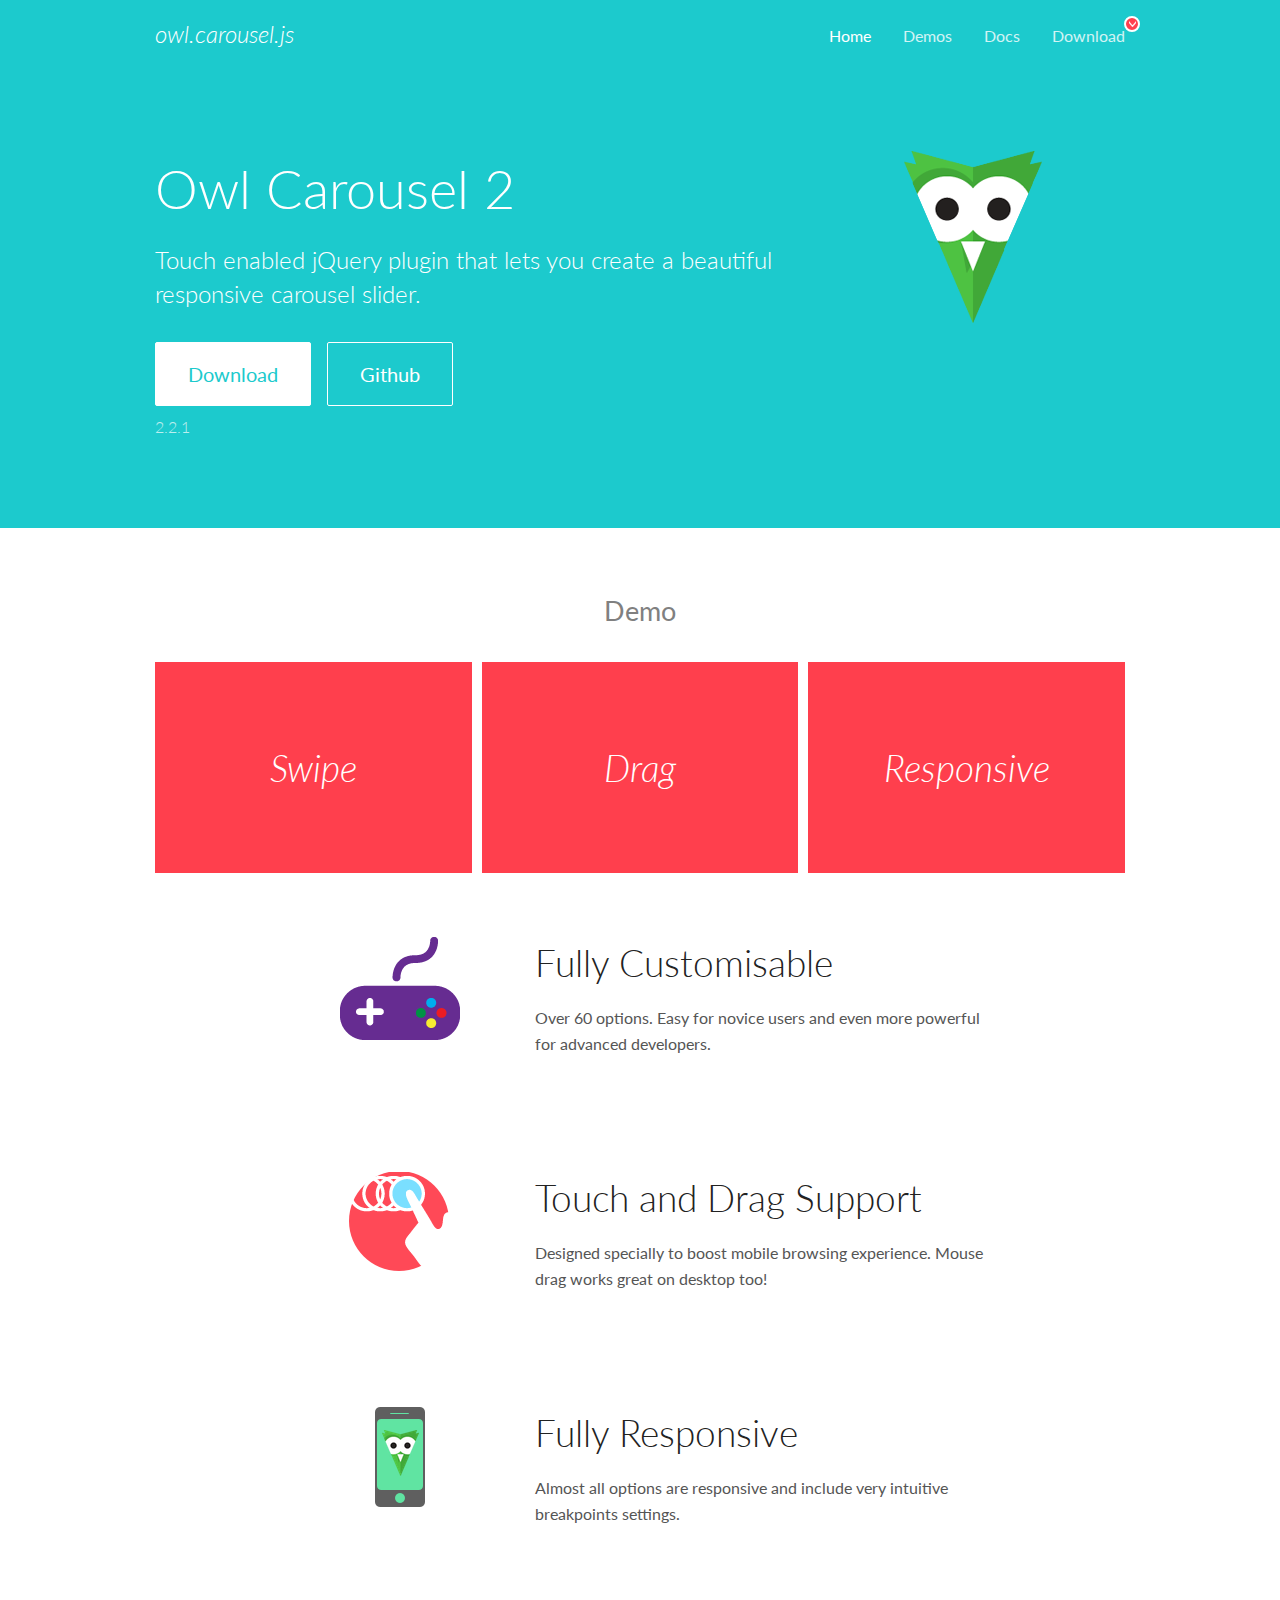
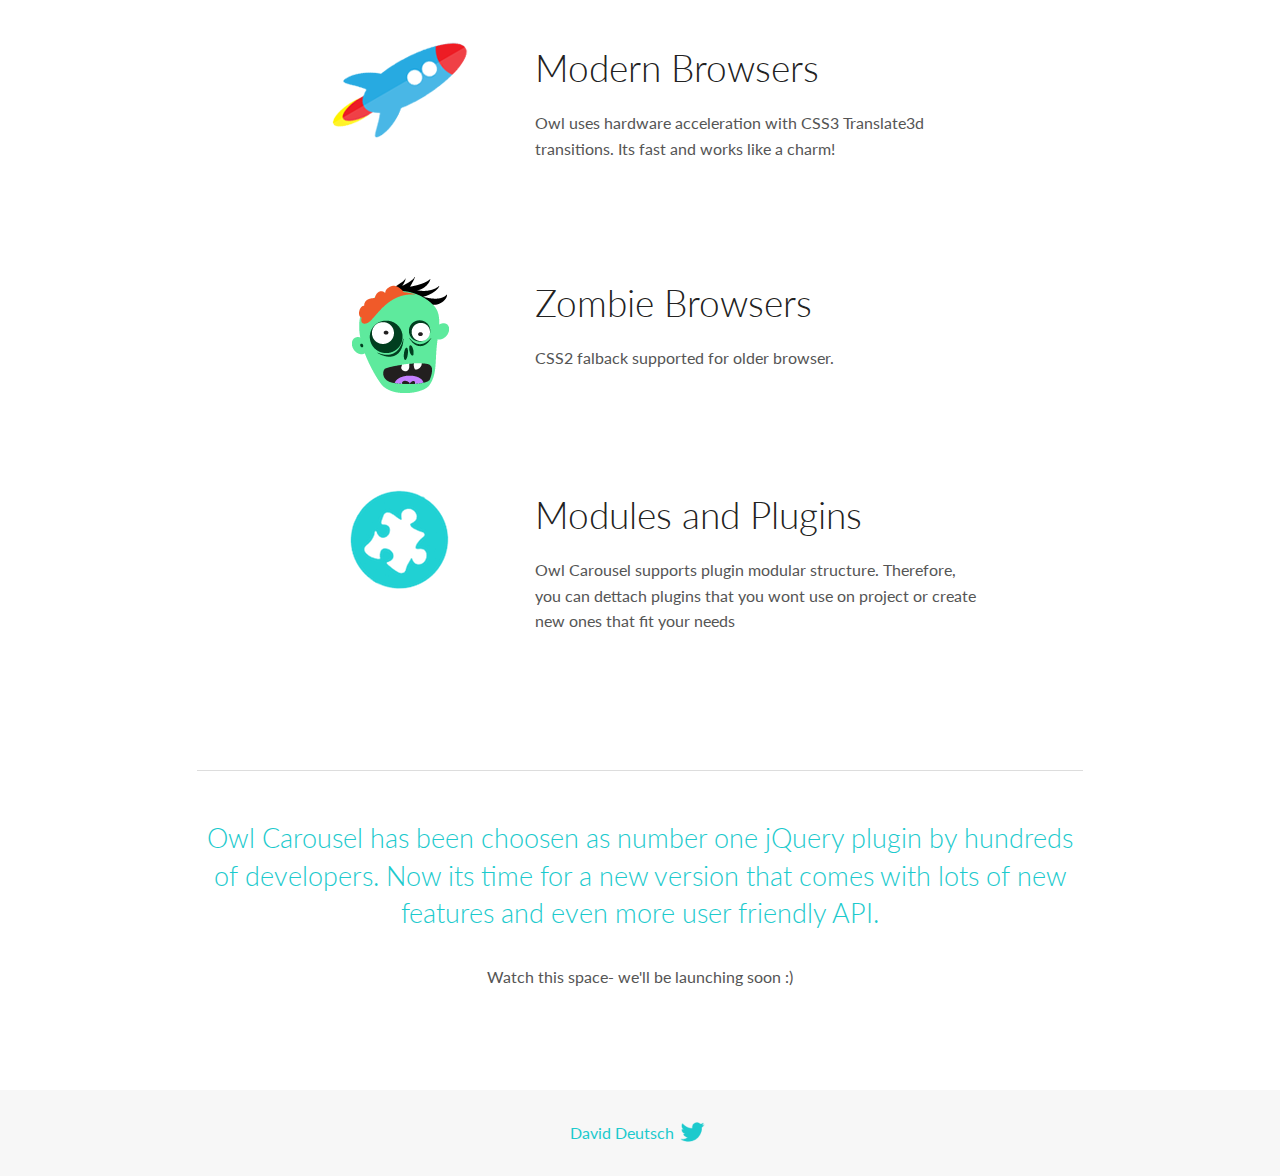
<file: owlсarousel/docs/index.html>
<!DOCTYPE html>
<html lang="en">
  <head>

    <!-- head -->
    <meta charset="utf-8">
    <meta name="msapplication-tap-highlight" content="no" />
    <meta name="viewport" content="width=device-width, initial-scale=1.0" />
    <meta name="description" content="Touch enabled jQuery plugin that lets you create beautiful responsive carousel slider.">
    <meta name="author" content="David Deutsch">
    <title>
      Home | Owl Carousel | 2.2.1
    </title>

    <!-- Stylesheets -->
    <link href='https://fonts.googleapis.com/css?family=Lato:300,400,700,400italic,300italic' rel='stylesheet' type='text/css'>
    <link rel="stylesheet" href="assets/css/docs.theme.min.css">

    <!-- Owl Stylesheets -->
    <link rel="stylesheet" href="assets/owlcarousel/assets/owl.carousel.min.css">
    <link rel="stylesheet" href="assets/owlcarousel/assets/owl.theme.default.min.css">

    <!-- HTML5 shim and Respond.js IE8 support of HTML5 elements and media queries -->

    <!--[if lt IE 9]>
      <script src="https://oss.maxcdn.com/libs/html5shiv/3.7.0/html5shiv.js"></script>
      <script src="https://oss.maxcdn.com/libs/respond.js/1.3.0/respond.min.js"></script>
    <![endif]-->

    <!-- Favicons -->
    <link rel="apple-touch-icon-precomposed" sizes="144x144" href="assets/ico/apple-touch-icon-144-precomposed.png">
    <link rel="shortcut icon" href="assets/ico/favicon.png">
    <link rel="shortcut icon" href="favicon.ico">

    <!-- Yeah i know js should not be in header. Its required for demos.-->

    <!-- javascript -->
    <script src="assets/vendors/jquery.min.js"></script>
    <script src="assets/owlcarousel/owl.carousel.js"></script>
  </head>
  <body>

    <!-- header -->
    <header class="header">
      <div class="row">
        <div class="large-12 columns">
          <div class="brand left">
            <h3>
              <a href="/OwlCarousel2/">owl.carousel.js</a> 
            </h3>
          </div>
          <a id="toggle-nav" class="right">
            <span></span> <span></span> <span></span> 
          </a> 
          <div class="nav-bar">
            <ul class="clearfix">
              <li class="active">
                <a href="/OwlCarousel2/index.html">Home</a> 
              </li>
              <li> <a href="/OwlCarousel2/demos/demos.html">Demos</a>  </li>
              <li> <a href="/OwlCarousel2/docs/started-welcome.html">Docs</a>  </li>
              <li>
                <a href="https://github.com/OwlCarousel2/OwlCarousel2/archive/2.2.1.zip">Download</a> 
                <span class="download"></span> 
              </li>
            </ul>
          </div>
        </div>
      </div>
    </header>

    <!-- home panel -->
    <section id="hero">
      <div class="row">
        <div class="large-8 medium-8 columns">
          <h1>Owl Carousel 2</h1>
          <h4>Touch enabled jQuery plugin that lets you create a beautiful responsive carousel slider.</h4>
          <a href="https://github.com/OwlCarousel2/OwlCarousel2/archive/2.2.1.zip" class="hero-button">Download</a> 
          <a href="https://github.com/OwlCarousel2/OwlCarousel2" class="hero-button outline">Github</a> 
          <p>2.2.1</p>
        </div>
        <div class="large-4 medium-4 columns">
          <img class="owl-logo" src="assets/img/owl-logo.png" alt="mr. Owl">
        </div>
      </div>
    </section>

    <!-- body -->
    <div class="home-demo">
      <div class="row">
        <div class="large-12 columns">
          <h3>Demo</h3>
          <div class="owl-carousel">
            <div class="item">
              <h2>Swipe</h2>
            </div>
            <div class="item">
              <h2>Drag</h2>
            </div>
            <div class="item">
              <h2>Responsive</h2>
            </div>
            <div class="item">
              <h2>CSS3</h2>
            </div>
            <div class="item">
              <h2>Fast</h2>
            </div>
            <div class="item">
              <h2>Easy</h2>
            </div>
            <div class="item">
              <h2>Free</h2>
            </div>
            <div class="item">
              <h2>Upgradable</h2>
            </div>
            <div class="item">
              <h2>Tons of options</h2>
            </div>
            <div class="item">
              <h2>Infinity</h2>
            </div>
            <div class="item">
              <h2>Auto Width</h2>
            </div>
          </div>
        </div>
      </div>
    </div>
    <script>
      var owl = $('.owl-carousel');
      owl.owlCarousel({
        margin: 10,
        loop: true,
        responsive: {
          0: {
            items: 1
          },
          600: {
            items: 2
          },
          1000: {
            items: 3
          }
        }
      })
    </script>

    <!-- features -->
    <div id="features">
      <div class="row">
        <div class="small-12 medium-9 small-centered columns">
          <section class="row feature">
            <div class="medium-4 small-12 columns">
              <img src="assets/img/feature-options.png" alt="">
            </div>
            <div class="medium-8 small-12 columns">
              <h2>Fully Customisable</h2>
              <p>Over 60 options. Easy for novice users and even more powerful for advanced developers.</p>
            </div>
          </section>
          <section class="row feature">
            <div class="medium-4 small-12 columns">
              <img src="assets/img/feature-drag.png" alt="">
            </div>
            <div class="medium-8 small-12 columns">
              <h2>Touch and Drag Support</h2>
              <p>Designed specially to boost mobile browsing experience. Mouse drag works great on desktop too!</p>
            </div>
          </section>
          <section class="row feature">
            <div class="medium-4 small-12 columns">
              <img src="assets/img/feature-responsive.png" alt="">
            </div>
            <div class="medium-8 small-12 columns">
              <h2>Fully Responsive</h2>
              <p>Almost all options are responsive and include very intuitive breakpoints settings.</p>
            </div>
          </section>
          <section class="row feature">
            <div class="medium-4 small-12 columns">
              <img src="assets/img/feature-modern.png" alt="">
            </div>
            <div class="medium-8 small-12 columns">
              <h2>Modern Browsers</h2>
              <p>Owl uses hardware acceleration with CSS3 Translate3d transitions. Its fast and works like a charm! </p>
            </div>
          </section>
          <section class="row feature">
            <div class="medium-4 small-12 columns">
              <img src="assets/img/feature-zombie.png" alt="">
            </div>
            <div class="medium-8 small-12 columns">
              <h2>Zombie Browsers</h2>
              <p>CSS2 falback supported for older browser.</p>
            </div>
          </section>
          <section class="row feature">
            <div class="medium-4 small-12 columns">
              <img src="assets/img/feature-module.png" alt="">
            </div>
            <div class="medium-8 small-12 columns">
              <h2>Modules and Plugins</h2>
              <p>Owl Carousel supports plugin modular structure. Therefore, you can dettach plugins that you wont use on project or create new ones that fit your needs</p>
            </div>
          </section>
        </div>
      </div>
    </div>

    <!-- footer -->
    <section id="teaser-text">
      <div class="row">
        <div class="small-12 medium-11 small-centered columns">
          <hr>
          <h3 id="owl-carousel-has-been-choosen-as-number-one-jquery-plugin-by-hundreds-of-developers-now-its-time-for-a-new-version-that-comes-with-lots-of-new-features-and-even-more-user-friendly-api-">Owl Carousel has been choosen as number one jQuery plugin by hundreds of developers. Now its time for a new version that comes with lots of new features and even more user friendly API.</h3>
          <p>Watch this space- we&#39;ll be launching soon :)</p>
        </div>
      </div>
    </section>

    <!-- footer -->
    <footer class="footer">
      <div class="row">
        <div class="large-12 columns">
          <h5>
            <a href="/OwlCarousel2/docs/support-contact.html">David Deutsch</a> 
            <a id="custom-tweet-button" href="https://twitter.com/share?url=https://github.com/OwlCarousel2/OwlCarousel2&text=Owl Carousel - This is so awesome! " target="_blank"></a> 
          </h5>
        </div>
      </div>
    </footer>

    <!-- vendors -->
    <script src="assets/vendors/highlight.js"></script>
    <script src="assets/js/app.js"></script>
  </body>
</html>
</file>
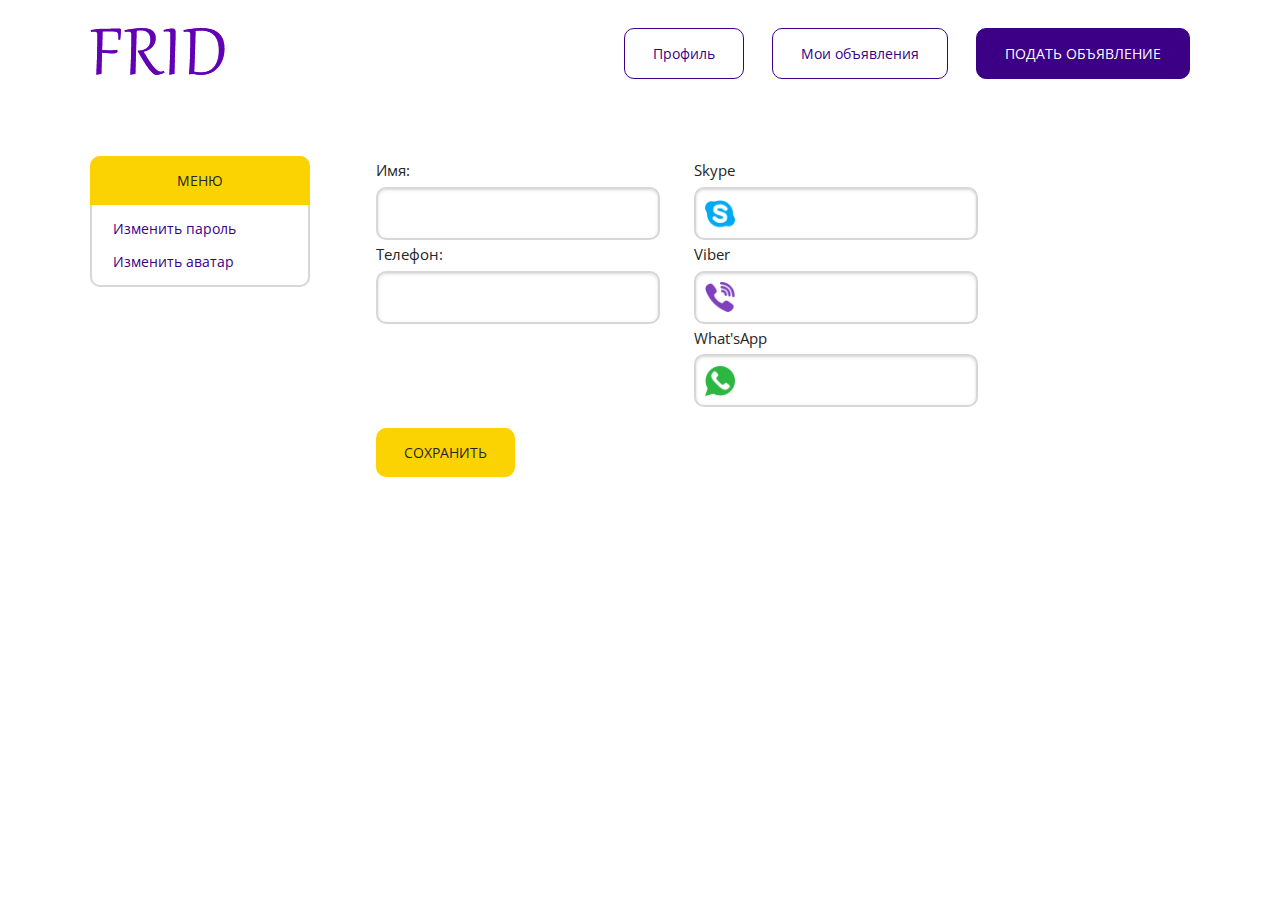
<file: edit_profile.html>
<!DOCTYPE html>
<html>
<head>
	<meta http-equiv="Content-Type" content="text/html; charset=UTF-8">
	<meta name="viewport" content="width=device-width, initial-scale=1, maximum-scale=1">
	<link rel="stylesheet" href="https://fonts.googleapis.com/css?family=Open+Sans:400,700">
	<link rel="stylesheet" type="text/css" href="css/edit_profile.css">
	<title>Редактировать профиль</title>
</head>
<body>
	<header>
		<a class="logo" href="home.html">
			<img alt="Frid" src="img/logo.png">
		</a>
		<nav>
			<button class="burger"></button>
			<ul>
				<li><a href="profile.html">Профиль</a></li>
				<li><a href="#">Мои объявления</a></li>
				<li><a class="violet" href="#">Подать объявление</a></li>
			</ul>
		</nav>
	</header>
	<section>
		<ul class="hints">
			<li class="success wide">Ваши данные успешно сохранены!</li>
			<li class="fail wide">Заполните обязательные поля!</li>
		</ul>
		<div class="container">
			<aside>
				<p class="yellow">Меню</p>
				<ul>
					<li>Изменить пароль</li>
					<li>Изменить аватар</li>
				</ul>
			</aside>
			<form method="post" action="#">
				<ul class="">
					<li>
						<label>
							<span>Имя:</span>
							<input class="wide" type="text" name="name" required>
						</label>
					</li>
					<li>
						<label>
							<span>Телефон:</span>
							<input class="wide" type="tel" required>
						</label>
					</li>
				</ul>
				<ul class="messengers">
					<li>
						<label class="skype">
							<span>Skype</span>
							<input class="wide" type="text">
						</label>
					</li>
					<li>
						<label class="viber">
							<span>Viber</span>
							<input class="wide" type="tel">
						</label>
					</li>
					<li>
						<label class="whatsapp">
							<span>What'sApp</span>
							<input class="wide" type="tel">
						</label>
					</li>
				</ul>
				<footer class="wide">
					<button type="submit" class="yellow">Сохранить</button>
				</footer>
			</form>
		</div>
	</section>
	<script src="https://ajax.googleapis.com/ajax/libs/jquery/2.2.4/jquery.min.js"></script>
	<script>
		$(document).ready(function() {
		    $('.burger').click(function() {
		    	$(this).toggleClass('active');
		    	$(this).next().slideToggle();
		    });
		});
	</script>
</body>
</html>
</file>
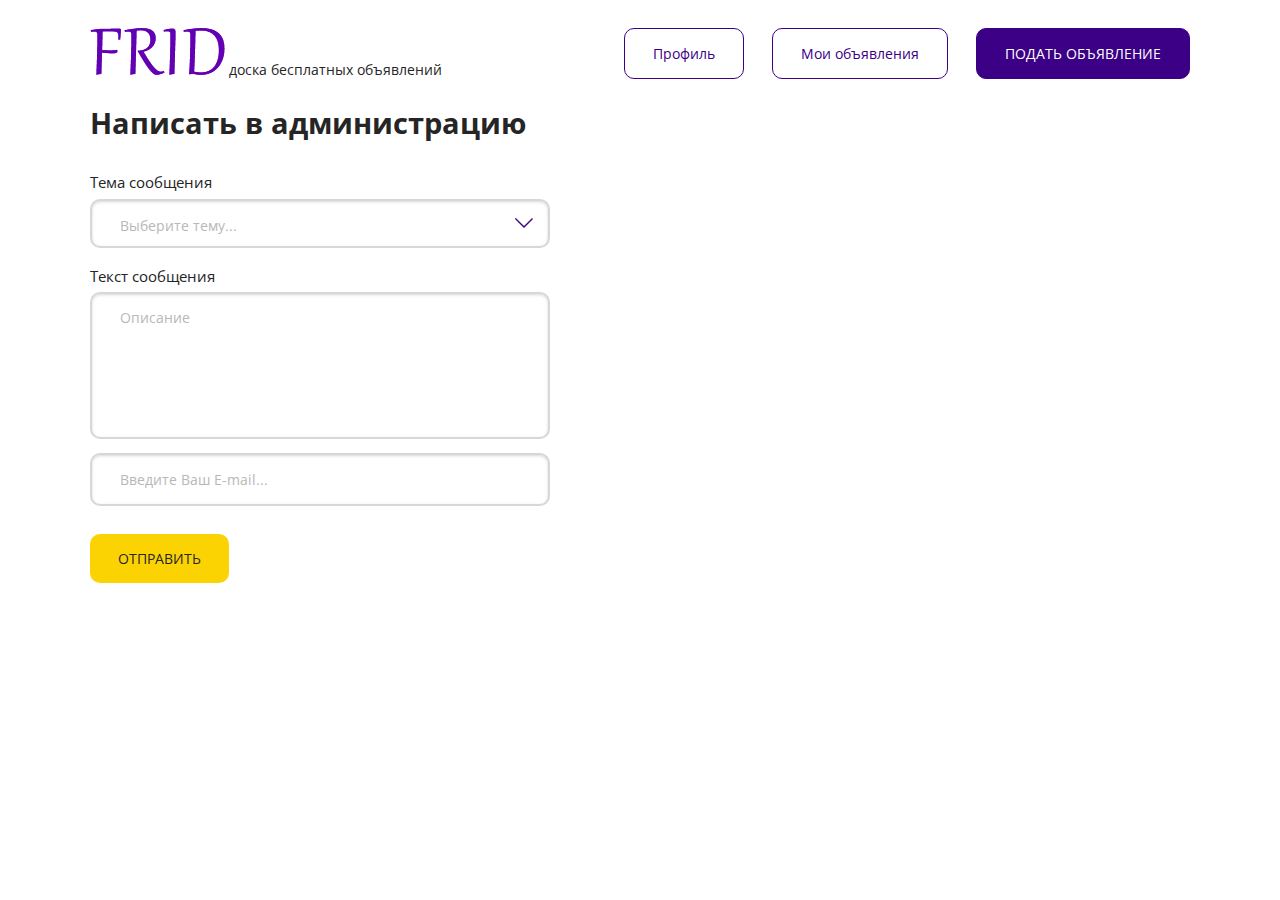
<file: feedback.html>
<!DOCTYPE html>
<html>
<head>
	<meta http-equiv="Content-Type" content="text/html; charset=UTF-8">
	<meta name="viewport" content="width=device-width, initial-scale=1, maximum-scale=1">
	<link rel="stylesheet" href="https://fonts.googleapis.com/css?family=Open+Sans:400,700">
	<link rel="stylesheet" type="text/css" href="css/feedback.css">
	<title>Написать в администрацию</title>
</head>
<body>
	<header>
		<figure class="logo">
			<a href="home.html">
				<img alt="Frid" src="img/logo.png">
			</a>
			<figcaption>доска бесплатных объявлений</figcaption>
		</figure>
		<nav>
			<button class="burger"></button>
			<ul>
				<li><a href="profile.html">Профиль</a></li>
				<li><a href="#">Мои объявления</a></li>
				<li><a class="violet" href="#">Подать объявление</a></li>
			</ul>
		</nav>
	</header>
	<section>
		<form class="feedback" method="post" action="#">
			<h2>Написать в администрацию</h2>
			<label>
				<span>Тема сообщения</span>
				<select class="wide" name="theme">
					<option disabled selected value="0">Выберите тему...</option>
					<option value="1">Тема 1</option>
					<option value="2">Тема 2</option>
				</select>
			</label>
			<label>
				<span>Текст сообщения</span>
				<textarea class="wide" name="message" placeholder="Описание"></textarea>
			</label>
			<input class="wide" type="email" placeholder="Введите Ваш E-mail...">
			<button type="submit" class="yellow">Отправить</button>
		</form>
	</section>
	<script src="https://ajax.googleapis.com/ajax/libs/jquery/2.2.4/jquery.min.js"></script>
	<script>
		$(document).ready(function() {
		    $('.burger').click(function() {
		    	$(this).toggleClass('active');
		    	$(this).next().slideToggle();
		    });
		});
	</script>
</body>
</html>
</file>
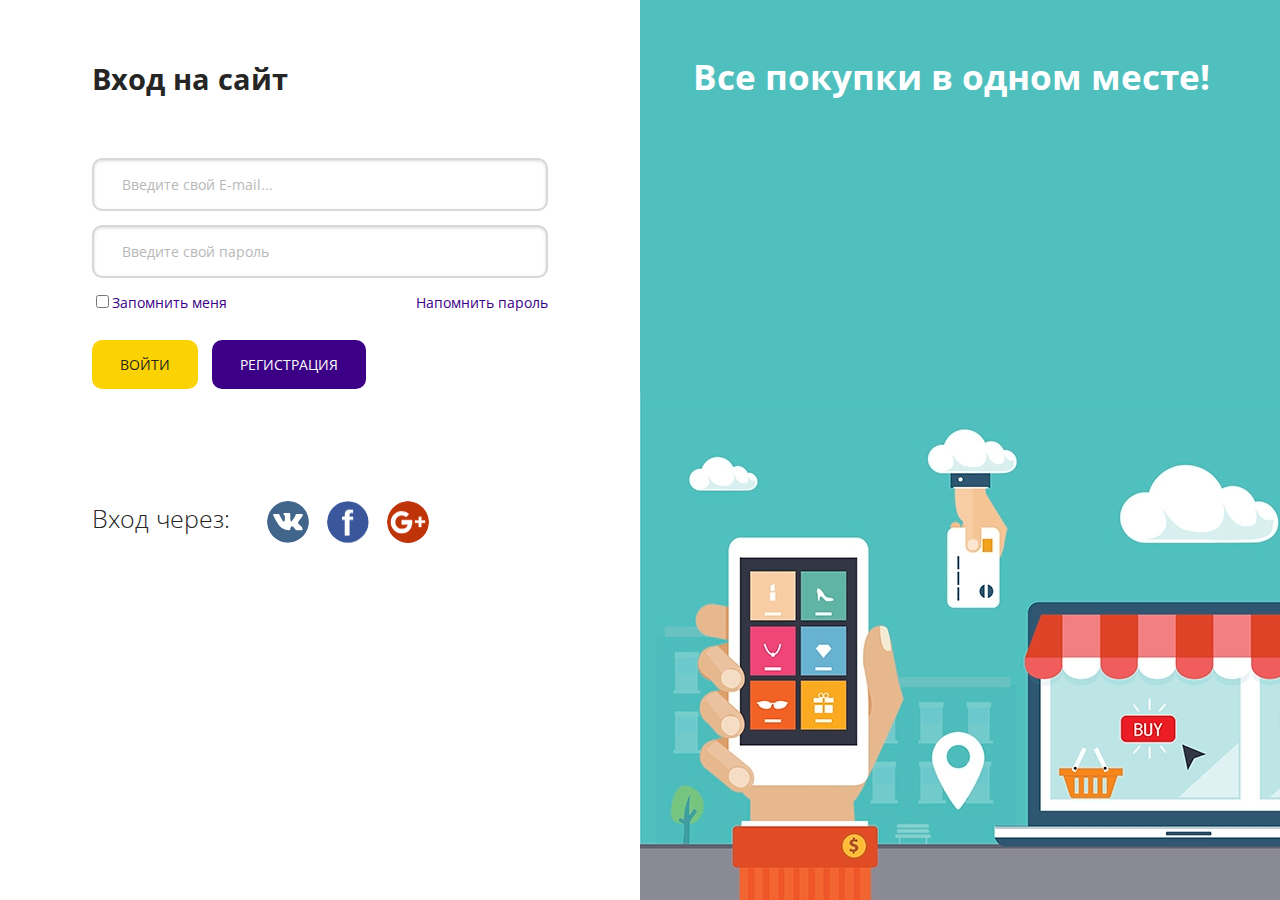
<file: sign_in.html>
<!DOCTYPE html>
<html>
<head>
	<meta http-equiv="Content-Type" content="text/html; charset=UTF-8">
	<meta name="viewport" content="width=device-width, initial-scale=1, maximum-scale=1">
	<link rel="stylesheet" href="https://fonts.googleapis.com/css?family=Open+Sans:400,700">
	<link rel="stylesheet" type="text/css" href="css/start.css">
	<link rel="stylesheet" type="text/css" href="css/sign_in.css">
	<title>Вход на сайт</title>
</head>
<body>
	<div class="wrapper">
		<section class="decore">
			<h1>Все покупки в одном месте!</h1>
		</section>
		<section>
			<h2>Вход на сайт</h2>
			<form method="post" action="#">
				<ul>
					<li>
						<label>
							<input class="wide" type="email" placeholder="Введите свой E-mail..." required>
						</label>
					</li>
					<li>
						<label>
							<input class="wide" type="password" placeholder="Введите свой пароль" required>
						</label>
					</li>
				</ul>
				<p class="helpers wide">
					<label>
						<input type="checkbox">Запомнить меня
					</label>
					<span>Напомнить пароль</span>
				</p>
				<button type="submit" class="yellow">Войти</button>
				<a href="sign_up.html" class="violet">Регистрация</a>
				<div>
					<h3>Вход через:</h3>
					<ul class="socials">
						<li class="vk"><a href="#"></a></li>
						<li class="fb"><a href="#"></a></li>
						<li class="gp"><a href="#"></a></li>
					</ul>
				</div>
			</form>
		</section>
	</div>
</body>
</html>
</file>
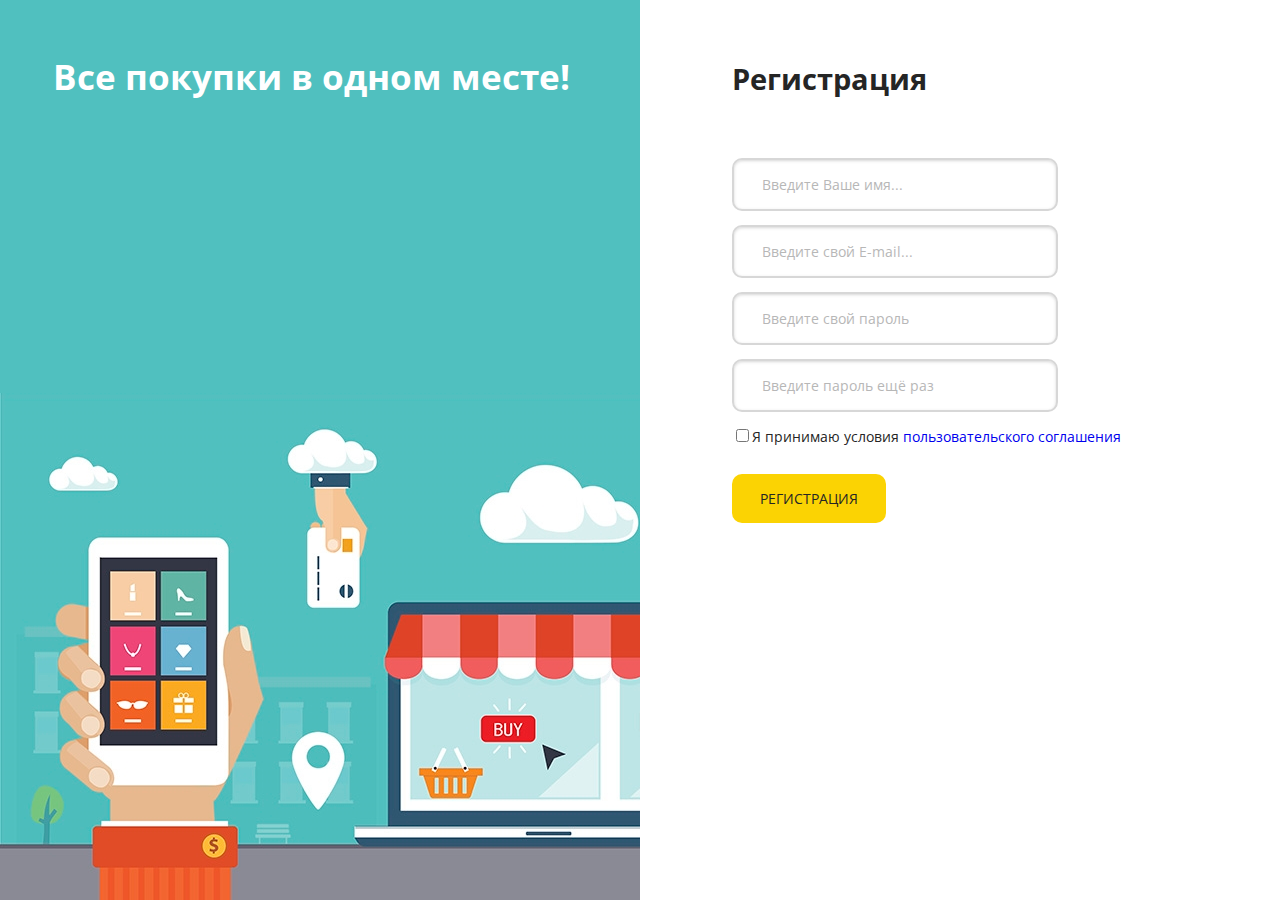
<file: sign_up.html>
<!DOCTYPE html>
<html>
<head>
	<meta http-equiv="Content-Type" content="text/html; charset=UTF-8">
	<meta name="viewport" content="width=device-width, initial-scale=1, maximum-scale=1">
	<link rel="stylesheet" href="https://fonts.googleapis.com/css?family=Open+Sans:400,700">
	<link rel="stylesheet" type="text/css" href="css/start.css">
	<title>Регистрация</title>
</head>
<body>
	<div class="wrapper">
		<section class="decore">
			<h1>Все покупки в одном месте!</h1>
		</section>
		<section>
			<h2>Регистрация</h2>
			<form method="post">
				<ul>
					<li>
						<label>
							<input type="text" placeholder="Введите Ваше имя...">
						</label>
					</li>
					<li>
						<label>
							<input type="email" placeholder="Введите свой E-mail...">
						</label>
					</li>
					<li>
						<label>
							<input type="password" placeholder="Введите свой пароль">
						</label>
					</li>
					<li>
						<label>
							<input type="password" placeholder="Введите пароль ещё раз">
						</label>
					</li>
				</ul>
				<p>
					<label>
						<input type="checkbox">Я принимаю условия <a href="#">пользовательского соглашения</a>
					</label>
				</p>
				<button type="submit" class="yellow">Регистрация</button>
			</form>
		</section>
	</div>
</body>
</html>
</file>
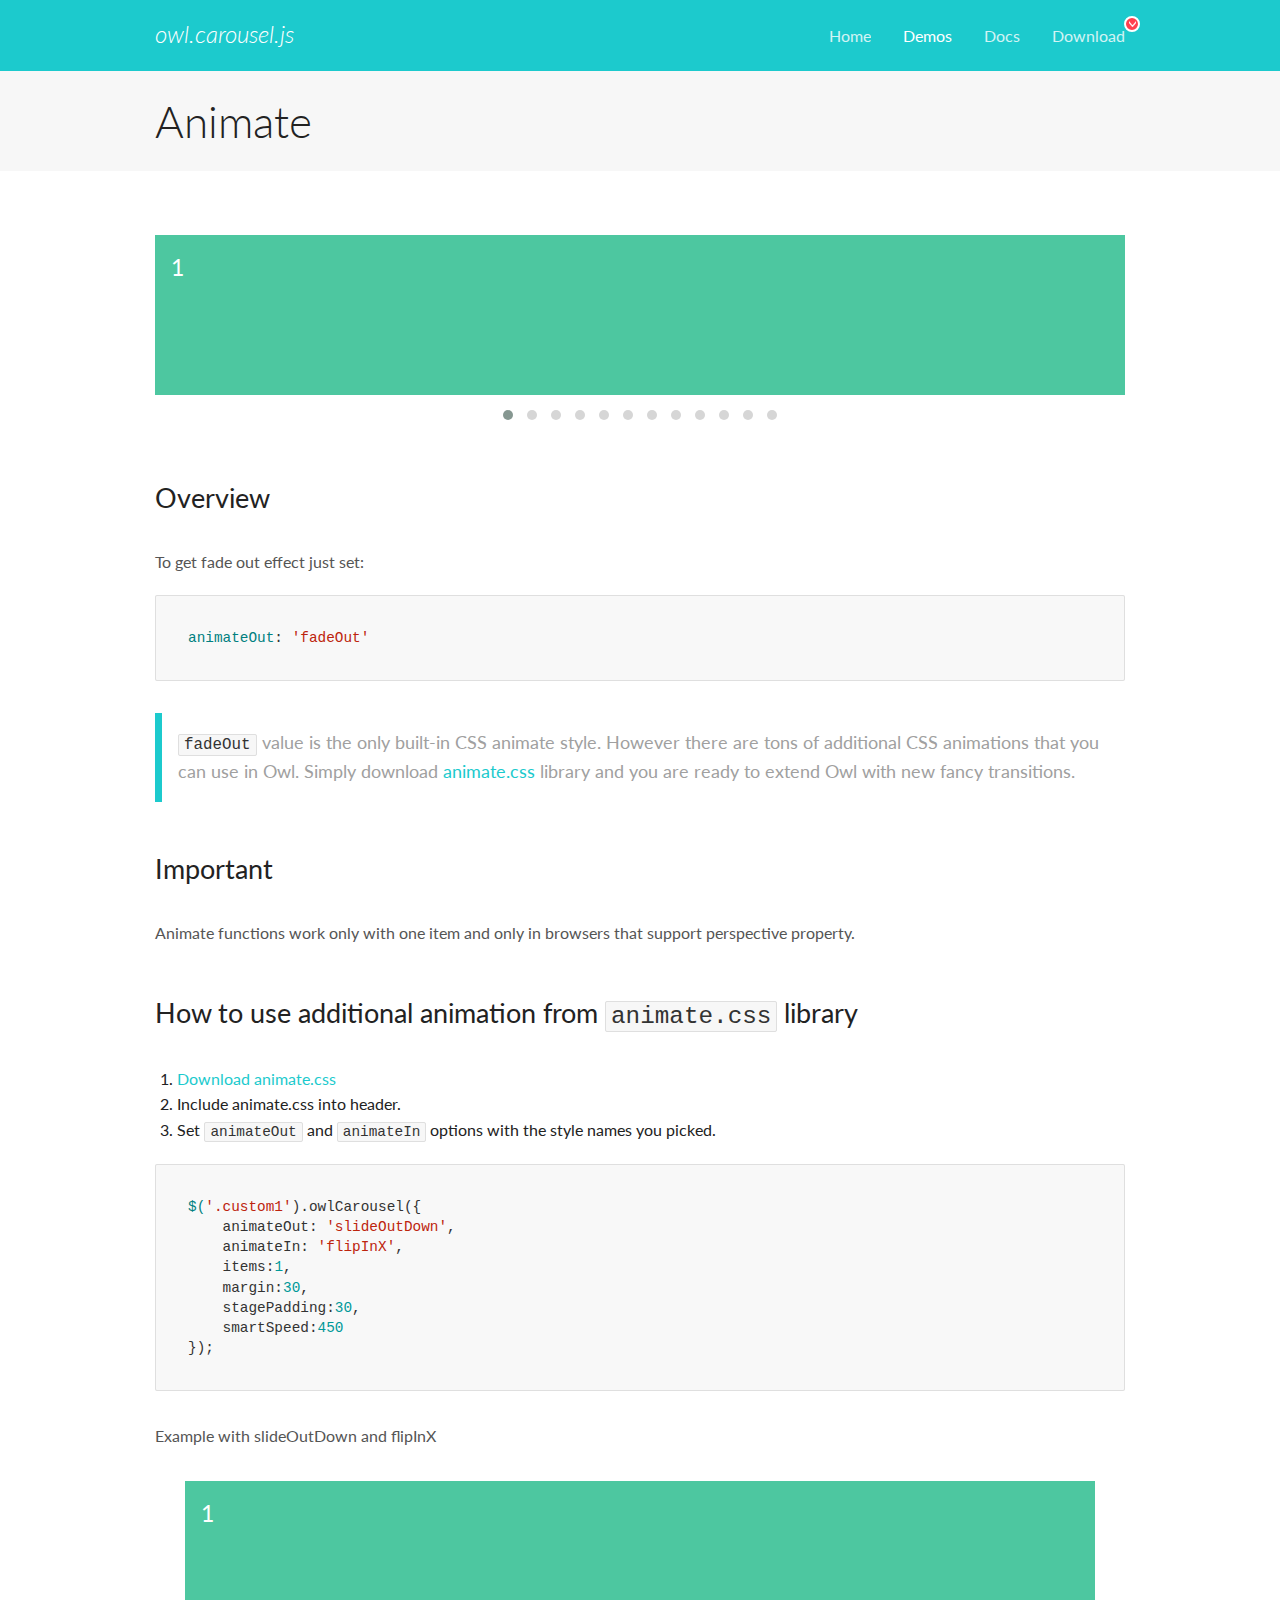
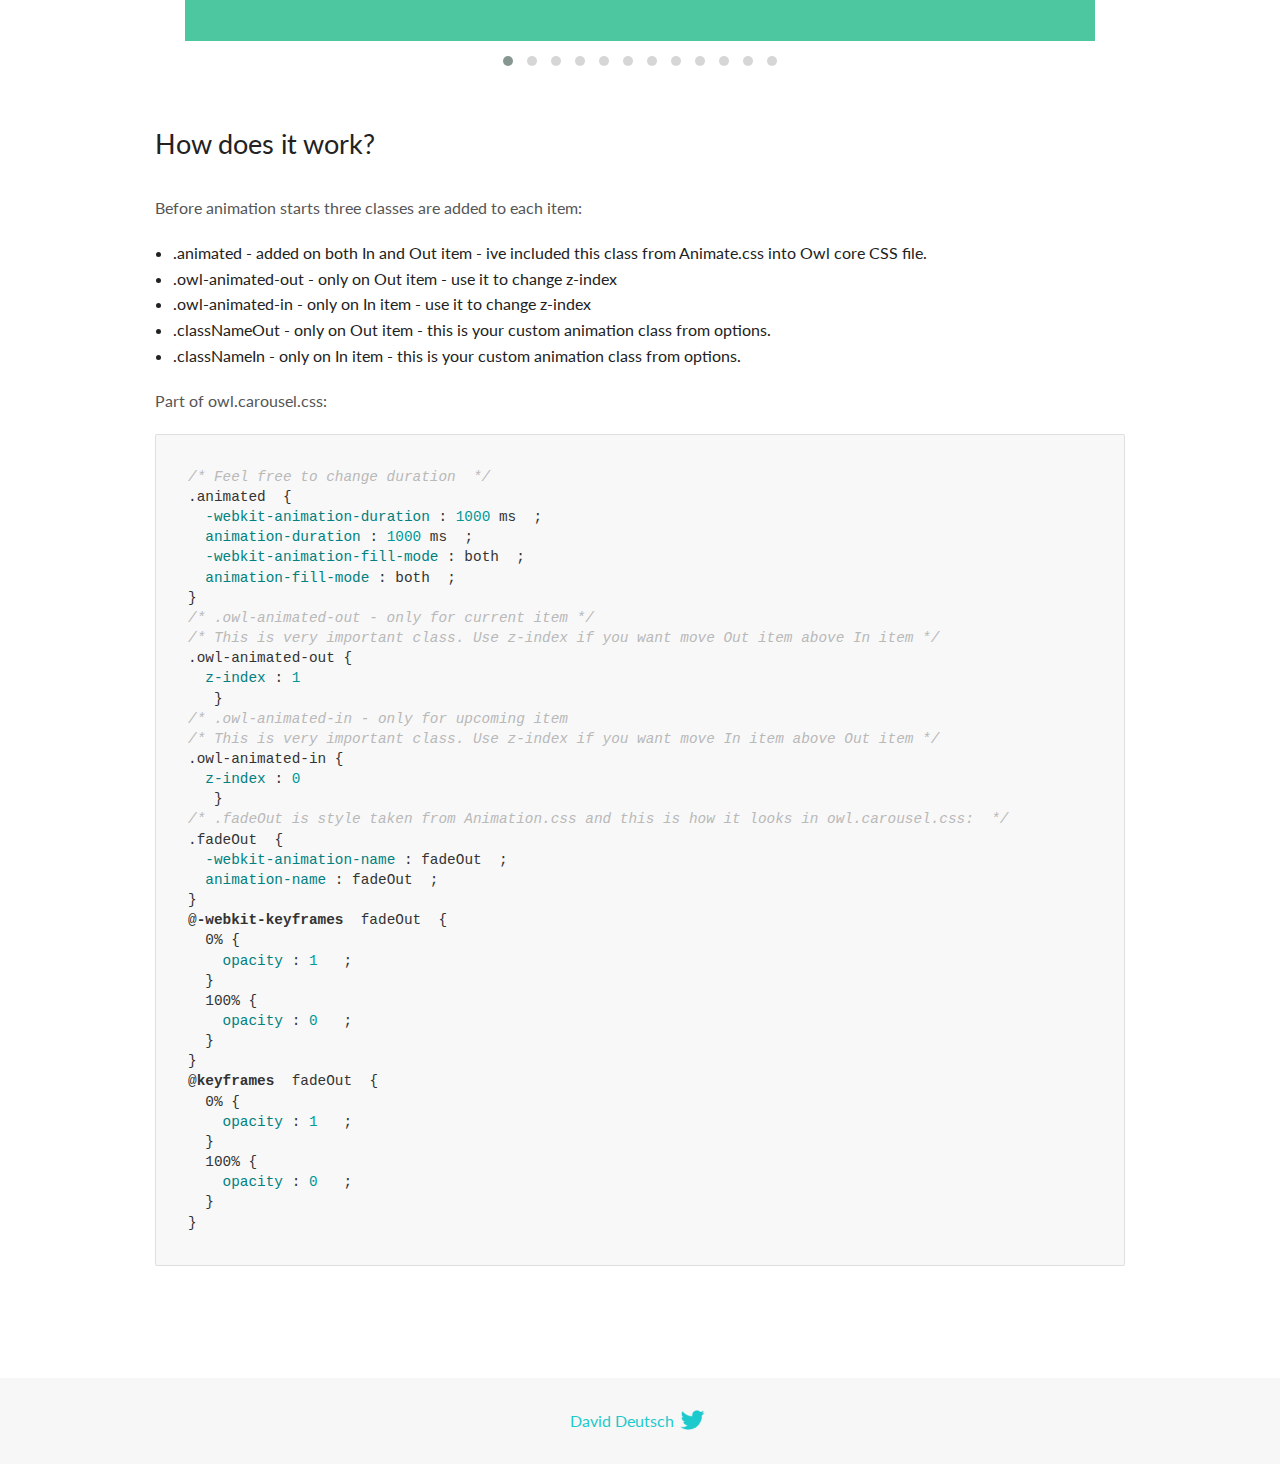
<file: owlсarousel/docs/demos/animate.html>
<!DOCTYPE html>
<html lang="en">
  <head>

    <!-- head -->
    <meta charset="utf-8">
    <meta name="msapplication-tap-highlight" content="no" />
    <meta name="viewport" content="width=device-width, initial-scale=1.0" />
    <meta name="description" content="Animate carousel">
    <meta name="author" content="David Deutsch">
    <title>
      Animate Demo | Owl Carousel | 2.2.1
    </title>

    <!-- Stylesheets -->
    <link href='https://fonts.googleapis.com/css?family=Lato:300,400,700,400italic,300italic' rel='stylesheet' type='text/css'>
    <link rel="stylesheet" href="../assets/css/docs.theme.min.css">

    <!-- Owl Stylesheets -->
    <link rel="stylesheet" href="../assets/owlcarousel/assets/owl.carousel.min.css">
    <link rel="stylesheet" href="../assets/owlcarousel/assets/owl.theme.default.min.css">

    <!-- HTML5 shim and Respond.js IE8 support of HTML5 elements and media queries -->

    <!--[if lt IE 9]>
      <script src="https://oss.maxcdn.com/libs/html5shiv/3.7.0/html5shiv.js"></script>
      <script src="https://oss.maxcdn.com/libs/respond.js/1.3.0/respond.min.js"></script>
    <![endif]-->

    <!-- Favicons -->
    <link rel="apple-touch-icon-precomposed" sizes="144x144" href="../assets/ico/apple-touch-icon-144-precomposed.png">
    <link rel="shortcut icon" href="../assets/ico/favicon.png">
    <link rel="shortcut icon" href="favicon.ico">

    <!-- Yeah i know js should not be in header. Its required for demos.-->

    <!-- javascript -->
    <script src="../assets/vendors/jquery.min.js"></script>
    <script src="../assets/owlcarousel/owl.carousel.js"></script>
  </head>
  <body>

    <!-- header -->
    <header class="header">
      <div class="row">
        <div class="large-12 columns">
          <div class="brand left">
            <h3>
              <a href="/OwlCarousel2/">owl.carousel.js</a> 
            </h3>
          </div>
          <a id="toggle-nav" class="right">
            <span></span> <span></span> <span></span> 
          </a> 
          <div class="nav-bar">
            <ul class="clearfix">
              <li> <a href="/OwlCarousel2/index.html">Home</a>  </li>
              <li class="active">
                <a href="/OwlCarousel2/demos/demos.html">Demos</a> 
              </li>
              <li> <a href="/OwlCarousel2/docs/started-welcome.html">Docs</a>  </li>
              <li>
                <a href="https://github.com/OwlCarousel2/OwlCarousel2/archive/2.2.1.zip">Download</a> 
                <span class="download"></span> 
              </li>
            </ul>
          </div>
        </div>
      </div>
    </header>

    <!-- title -->
    <section class="title">
      <div class="row">
        <div class="large-12 columns">
          <h1>Animate</h1>
        </div>
      </div>
    </section>

    <!--  Demos -->
    <section id="demos">
      <div class="row">
        <div class="large-12 columns">
          <div class="fadeOut owl-carousel owl-theme">
            <div class="item">
              <h4>1</h4>
            </div>
            <div class="item">
              <h4>2</h4>
            </div>
            <div class="item">
              <h4>3</h4>
            </div>
            <div class="item">
              <h4>4</h4>
            </div>
            <div class="item">
              <h4>5</h4>
            </div>
            <div class="item">
              <h4>6</h4>
            </div>
            <div class="item">
              <h4>7</h4>
            </div>
            <div class="item">
              <h4>8</h4>
            </div>
            <div class="item">
              <h4>9</h4>
            </div>
            <div class="item">
              <h4>10</h4>
            </div>
            <div class="item">
              <h4>11</h4>
            </div>
            <div class="item">
              <h4>12</h4>
            </div>
          </div>
          <h3 id="overview">Overview</h3>
          <p>To get fade out effect just set:</p>
          <pre><code>animateOut: &#39;fadeOut&#39;</code></pre>
          <blockquote>
            <p><code>fadeOut</code> value is the only built-in CSS animate style. However there are tons of additional CSS animations that you can use in Owl. Simply download
              <a href="https://daneden.github.io/animate.css/">animate.css</a>  library and you are ready to extend Owl with new fancy transitions.</p>
          </blockquote>
          <h3 id="important">Important</h3>
          <p>Animate functions work only with one item and only in browsers that support perspective property.</p>
          <h3 id="how-to-use-additional-animation-from-animate-css-library">How to use additional animation from <code>animate.css</code> library</h3>
          <ol>
            <li> <a href="https://daneden.github.io/animate.css/">Download animate.css</a>  </li>
            <li>Include animate.css into header.</li>
            <li>Set <code>animateOut</code> and <code>animateIn</code> options with the style names you picked.</li>
          </ol>
          <pre><code>$(&#39;.custom1&#39;).owlCarousel({
    animateOut: &#39;slideOutDown&#39;,
    animateIn: &#39;flipInX&#39;,
    items:1,
    margin:30,
    stagePadding:30,
    smartSpeed:450
});</code></pre>
          <p>Example with slideOutDown and flipInX</p>
          <div class="custom1 owl-carousel owl-theme">
            <div class="item">
              <h4>1</h4>
            </div>
            <div class="item">
              <h4>2</h4>
            </div>
            <div class="item">
              <h4>3</h4>
            </div>
            <div class="item">
              <h4>4</h4>
            </div>
            <div class="item">
              <h4>5</h4>
            </div>
            <div class="item">
              <h4>6</h4>
            </div>
            <div class="item">
              <h4>7</h4>
            </div>
            <div class="item">
              <h4>8</h4>
            </div>
            <div class="item">
              <h4>9</h4>
            </div>
            <div class="item">
              <h4>10</h4>
            </div>
            <div class="item">
              <h4>11</h4>
            </div>
            <div class="item">
              <h4>12</h4>
            </div>
          </div>
          <h3 id="how-does-it-work-">How does it work?</h3>
          <p>Before animation starts three classes are added to each item:</p>
          <ul>
            <li>.animated - added on both In and Out item - ive included this class from Animate.css into Owl core CSS file.</li>
            <li>.owl-animated-out - only on Out item - use it to change z-index</li>
            <li>.owl-animated-in - only on In item - use it to change z-index</li>
            <li>.classNameOut - only on Out item - this is your custom animation class from options.</li>
            <li>.classNameIn - only on In item - this is your custom animation class from options.</li>
          </ul>
          <p>Part of owl.carousel.css:</p>
          <pre><code class="language-css"><span class="comment">/* Feel free to change duration  */</span> 
<span class="class">.animated</span>  <span class="rules">{
  <span class="rule"><span class="attribute">-webkit-animation-duration</span> :<span class="value"> <span class="number">1000</span> ms</span> </span> ;
  <span class="rule"><span class="attribute">animation-duration</span> :<span class="value"> <span class="number">1000</span> ms</span> </span> ;
  <span class="rule"><span class="attribute">-webkit-animation-fill-mode</span> :<span class="value"> both</span> </span> ;
  <span class="rule"><span class="attribute">animation-fill-mode</span> :<span class="value"> both</span> </span> ;
<span class="rule">}</span> </span> 
<span class="comment">/* .owl-animated-out - only for current item */</span> 
<span class="comment">/* This is very important class. Use z-index if you want move Out item above In item */</span> 
<span class="class">.owl-animated-out</span> <span class="rules">{
  <span class="rule"><span class="attribute">z-index</span> :<span class="value"> <span class="number">1</span> 
</span> </span> </span> }
<span class="comment">/* .owl-animated-in - only for upcoming item
/* This is very important class. Use z-index if you want move In item above Out item */</span> 
<span class="class">.owl-animated-in</span> <span class="rules">{
  <span class="rule"><span class="attribute">z-index</span> :<span class="value"> <span class="number">0</span> 
</span> </span> </span> }
<span class="comment">/* .fadeOut is style taken from Animation.css and this is how it looks in owl.carousel.css:  */</span> 
<span class="class">.fadeOut</span>  <span class="rules">{
  <span class="rule"><span class="attribute">-webkit-animation-name</span> :<span class="value"> fadeOut</span> </span> ;
  <span class="rule"><span class="attribute">animation-name</span> :<span class="value"> fadeOut</span> </span> ;
<span class="rule">}</span> </span> 
<span class="at_rule">@<span class="keyword">-webkit-keyframes</span>  fadeOut </span> {
  0% <span class="rules">{
    <span class="rule"><span class="attribute">opacity</span> :<span class="value"> <span class="number">1</span> </span> </span> ;
  <span class="rule">}</span> </span> 
  100% <span class="rules">{
    <span class="rule"><span class="attribute">opacity</span> :<span class="value"> <span class="number">0</span> </span> </span> ;
  <span class="rule">}</span> </span> 
}
<span class="at_rule">@<span class="keyword">keyframes</span>  fadeOut </span> {
  0% <span class="rules">{
    <span class="rule"><span class="attribute">opacity</span> :<span class="value"> <span class="number">1</span> </span> </span> ;
  <span class="rule">}</span> </span> 
  100% <span class="rules">{
    <span class="rule"><span class="attribute">opacity</span> :<span class="value"> <span class="number">0</span> </span> </span> ;
  <span class="rule">}</span> </span> 
}</code></pre>
          <link rel="stylesheet" href="../assets/css/animate.css">
          <script>
            jQuery(document).ready(function($) {
              $('.fadeOut').owlCarousel({
                items: 1,
                animateOut: 'fadeOut',
                loop: true,
                margin: 10,
              });
              $('.custom1').owlCarousel({
                animateOut: 'slideOutDown',
                animateIn: 'flipInX',
                items: 1,
                margin: 30,
                stagePadding: 30,
                smartSpeed: 450
              });
            });
          </script>
        </div>
      </div>
    </section>

    <!-- footer -->
    <footer class="footer">
      <div class="row">
        <div class="large-12 columns">
          <h5>
            <a href="/OwlCarousel2/docs/support-contact.html">David Deutsch</a> 
            <a id="custom-tweet-button" href="https://twitter.com/share?url=https://github.com/OwlCarousel2/OwlCarousel2&text=Owl Carousel - This is so awesome! " target="_blank"></a> 
          </h5>
        </div>
      </div>
    </footer>

    <!-- vendors -->
    <script src="../assets/vendors/highlight.js"></script>
    <script src="../assets/js/app.js"></script>
  </body>
</html>
</file>
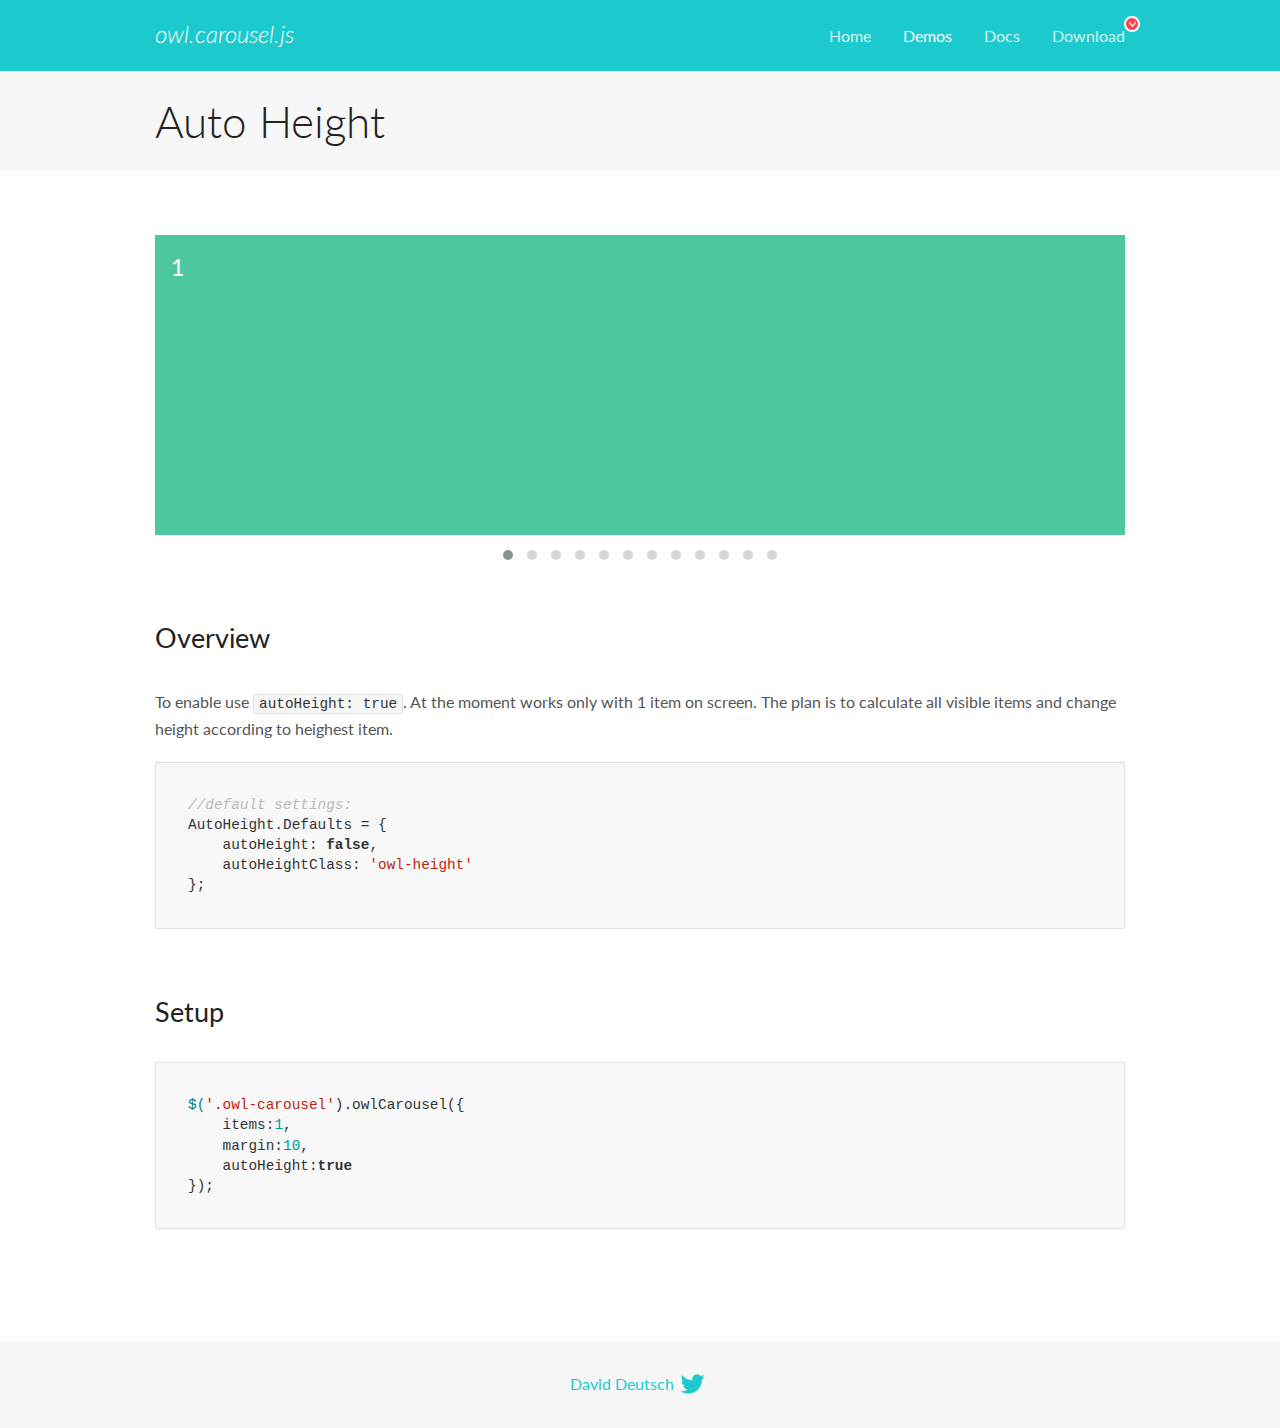
<file: owlсarousel/docs/demos/autoheight.html>
<!DOCTYPE html>
<html lang="en">
  <head>

    <!-- head -->
    <meta charset="utf-8">
    <meta name="msapplication-tap-highlight" content="no" />
    <meta name="viewport" content="width=device-width, initial-scale=1.0" />
    <meta name="description" content="autoHeight usage demo">
    <meta name="author" content="David Deutsch">
    <title>
      Auto Height Demo | Owl Carousel | 2.2.1
    </title>

    <!-- Stylesheets -->
    <link href='https://fonts.googleapis.com/css?family=Lato:300,400,700,400italic,300italic' rel='stylesheet' type='text/css'>
    <link rel="stylesheet" href="../assets/css/docs.theme.min.css">

    <!-- Owl Stylesheets -->
    <link rel="stylesheet" href="../assets/owlcarousel/assets/owl.carousel.min.css">
    <link rel="stylesheet" href="../assets/owlcarousel/assets/owl.theme.default.min.css">

    <!-- HTML5 shim and Respond.js IE8 support of HTML5 elements and media queries -->

    <!--[if lt IE 9]>
      <script src="https://oss.maxcdn.com/libs/html5shiv/3.7.0/html5shiv.js"></script>
      <script src="https://oss.maxcdn.com/libs/respond.js/1.3.0/respond.min.js"></script>
    <![endif]-->

    <!-- Favicons -->
    <link rel="apple-touch-icon-precomposed" sizes="144x144" href="../assets/ico/apple-touch-icon-144-precomposed.png">
    <link rel="shortcut icon" href="../assets/ico/favicon.png">
    <link rel="shortcut icon" href="favicon.ico">

    <!-- Yeah i know js should not be in header. Its required for demos.-->

    <!-- javascript -->
    <script src="../assets/vendors/jquery.min.js"></script>
    <script src="../assets/owlcarousel/owl.carousel.js"></script>
  </head>
  <body>

    <!-- header -->
    <header class="header">
      <div class="row">
        <div class="large-12 columns">
          <div class="brand left">
            <h3>
              <a href="/OwlCarousel2/">owl.carousel.js</a> 
            </h3>
          </div>
          <a id="toggle-nav" class="right">
            <span></span> <span></span> <span></span> 
          </a> 
          <div class="nav-bar">
            <ul class="clearfix">
              <li> <a href="/OwlCarousel2/index.html">Home</a>  </li>
              <li class="active">
                <a href="/OwlCarousel2/demos/demos.html">Demos</a> 
              </li>
              <li> <a href="/OwlCarousel2/docs/started-welcome.html">Docs</a>  </li>
              <li>
                <a href="https://github.com/OwlCarousel2/OwlCarousel2/archive/2.2.1.zip">Download</a> 
                <span class="download"></span> 
              </li>
            </ul>
          </div>
        </div>
      </div>
    </header>

    <!-- title -->
    <section class="title">
      <div class="row">
        <div class="large-12 columns">
          <h1>Auto Height</h1>
        </div>
      </div>
    </section>

    <!--  Demos -->
    <section id="demos">
      <div class="row">
        <div class="large-12 columns">
          <div class="owl-carousel owl-theme">
            <div class="item" style="height:300px">
              <h4>1</h4>
            </div>
            <div class="item" style="height:100px">
              <h4>2</h4>
            </div>
            <div class="item" style="height:500px">
              <h4>3</h4>
            </div>
            <div class="item" style="height:250px">
              <h4>4</h4>
            </div>
            <div class="item" style="height:400px">
              <h4>5</h4>
            </div>
            <div class="item" style="height:500px">
              <h4>6</h4>
            </div>
            <div class="item" style="height:600px">
              <h4>7</h4>
            </div>
            <div class="item" style="height:400px">
              <h4>8</h4>
            </div>
            <div class="item" style="height:300px">
              <h4>9</h4>
            </div>
            <div class="item" style="height:350px">
              <h4>10</h4>
            </div>
            <div class="item" style="height:200px">
              <h4>11</h4>
            </div>
            <div class="item" style="height:150px">
              <h4>12</h4>
            </div>
          </div>
          <h3 id="overview">Overview</h3>
          <p>To enable use <code>autoHeight: true</code>. At the moment works only with 1 item on screen. The plan is to calculate all visible items and change height according to heighest item.</p>
          <pre><code>//default settings:
AutoHeight.Defaults = {
    autoHeight: false,
    autoHeightClass: &#39;owl-height&#39;
};</code></pre>
          <h3 id="setup">Setup</h3>
          <pre><code>$(&#39;.owl-carousel&#39;).owlCarousel({
    items:1,
    margin:10,
    autoHeight:true
});</code></pre>
          <script>
            $(document).ready(function() {
              $('.owl-carousel').owlCarousel({
                items: 1,
                margin: 10,
                autoHeight: true
              });
            })
          </script>
        </div>
      </div>
    </section>

    <!-- footer -->
    <footer class="footer">
      <div class="row">
        <div class="large-12 columns">
          <h5>
            <a href="/OwlCarousel2/docs/support-contact.html">David Deutsch</a> 
            <a id="custom-tweet-button" href="https://twitter.com/share?url=https://github.com/OwlCarousel2/OwlCarousel2&text=Owl Carousel - This is so awesome! " target="_blank"></a> 
          </h5>
        </div>
      </div>
    </footer>

    <!-- vendors -->
    <script src="../assets/vendors/highlight.js"></script>
    <script src="../assets/js/app.js"></script>
  </body>
</html>
</file>
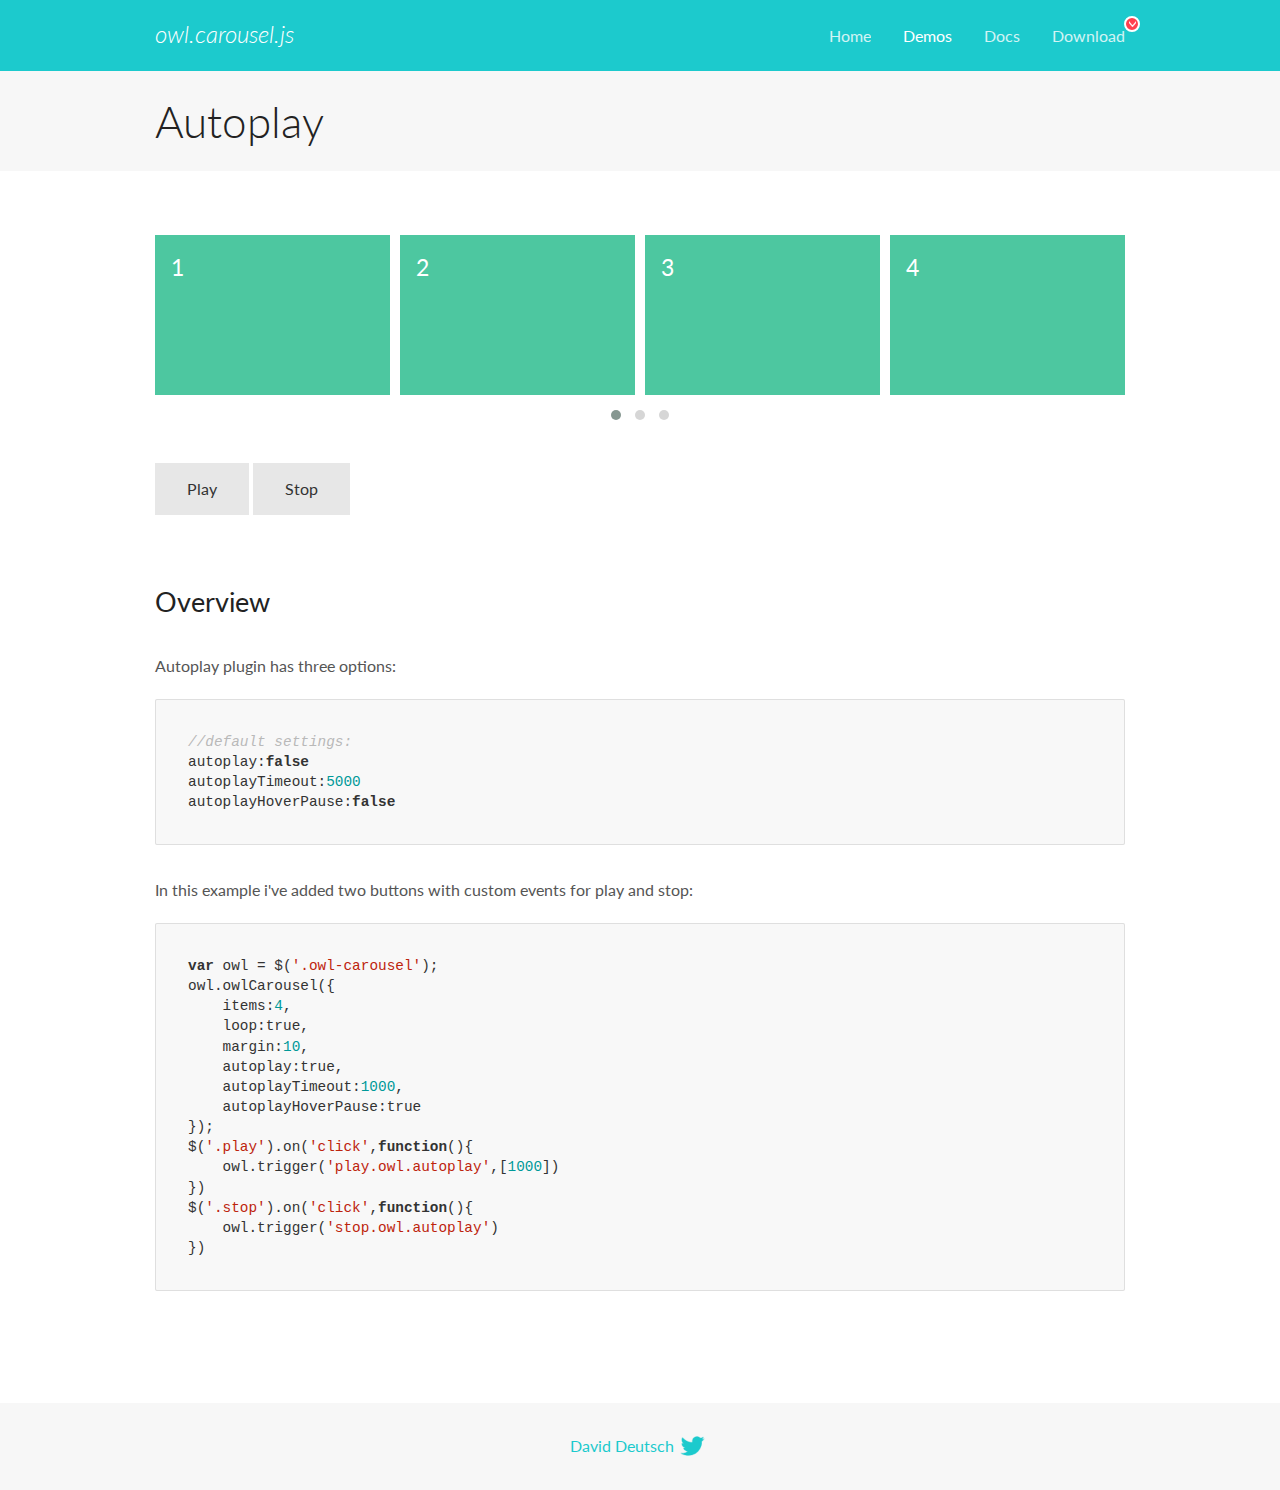
<file: owlсarousel/docs/demos/autoplay.html>
<!DOCTYPE html>
<html lang="en">
  <head>

    <!-- head -->
    <meta charset="utf-8">
    <meta name="msapplication-tap-highlight" content="no" />
    <meta name="viewport" content="width=device-width, initial-scale=1.0" />
    <meta name="description" content="Autoplay usage demo">
    <meta name="author" content="David Deutsch">
    <title>
      Autoplay Demo | Owl Carousel | 2.2.1
    </title>

    <!-- Stylesheets -->
    <link href='https://fonts.googleapis.com/css?family=Lato:300,400,700,400italic,300italic' rel='stylesheet' type='text/css'>
    <link rel="stylesheet" href="../assets/css/docs.theme.min.css">

    <!-- Owl Stylesheets -->
    <link rel="stylesheet" href="../assets/owlcarousel/assets/owl.carousel.min.css">
    <link rel="stylesheet" href="../assets/owlcarousel/assets/owl.theme.default.min.css">

    <!-- HTML5 shim and Respond.js IE8 support of HTML5 elements and media queries -->

    <!--[if lt IE 9]>
      <script src="https://oss.maxcdn.com/libs/html5shiv/3.7.0/html5shiv.js"></script>
      <script src="https://oss.maxcdn.com/libs/respond.js/1.3.0/respond.min.js"></script>
    <![endif]-->

    <!-- Favicons -->
    <link rel="apple-touch-icon-precomposed" sizes="144x144" href="../assets/ico/apple-touch-icon-144-precomposed.png">
    <link rel="shortcut icon" href="../assets/ico/favicon.png">
    <link rel="shortcut icon" href="favicon.ico">

    <!-- Yeah i know js should not be in header. Its required for demos.-->

    <!-- javascript -->
    <script src="../assets/vendors/jquery.min.js"></script>
    <script src="../assets/owlcarousel/owl.carousel.js"></script>
  </head>
  <body>

    <!-- header -->
    <header class="header">
      <div class="row">
        <div class="large-12 columns">
          <div class="brand left">
            <h3>
              <a href="/OwlCarousel2/">owl.carousel.js</a> 
            </h3>
          </div>
          <a id="toggle-nav" class="right">
            <span></span> <span></span> <span></span> 
          </a> 
          <div class="nav-bar">
            <ul class="clearfix">
              <li> <a href="/OwlCarousel2/index.html">Home</a>  </li>
              <li class="active">
                <a href="/OwlCarousel2/demos/demos.html">Demos</a> 
              </li>
              <li> <a href="/OwlCarousel2/docs/started-welcome.html">Docs</a>  </li>
              <li>
                <a href="https://github.com/OwlCarousel2/OwlCarousel2/archive/2.2.1.zip">Download</a> 
                <span class="download"></span> 
              </li>
            </ul>
          </div>
        </div>
      </div>
    </header>

    <!-- title -->
    <section class="title">
      <div class="row">
        <div class="large-12 columns">
          <h1>Autoplay</h1>
        </div>
      </div>
    </section>

    <!--  Demos -->
    <section id="demos">
      <div class="row">
        <div class="large-12 columns">
          <div class="owl-carousel owl-theme">
            <div class="item">
              <h4>1</h4>
            </div>
            <div class="item">
              <h4>2</h4>
            </div>
            <div class="item">
              <h4>3</h4>
            </div>
            <div class="item">
              <h4>4</h4>
            </div>
            <div class="item">
              <h4>5</h4>
            </div>
            <div class="item">
              <h4>6</h4>
            </div>
            <div class="item">
              <h4>7</h4>
            </div>
            <div class="item">
              <h4>8</h4>
            </div>
            <div class="item">
              <h4>9</h4>
            </div>
            <div class="item">
              <h4>10</h4>
            </div>
            <div class="item">
              <h4>11</h4>
            </div>
            <div class="item">
              <h4>12</h4>
            </div>
          </div>
          <a class="button secondary play">Play</a> 
          <a class="button secondary stop">Stop</a> 
          <h3 id="overview">Overview</h3>
          <p>Autoplay plugin has three options:</p>
          <pre><code>//default settings:
autoplay:false
autoplayTimeout:5000
autoplayHoverPause:false</code></pre>
          <p>In this example i&#39;ve added two buttons with custom events for play and stop:</p>
          <pre><code>var owl = $(&#39;.owl-carousel&#39;);
owl.owlCarousel({
    items:4,
    loop:true,
    margin:10,
    autoplay:true,
    autoplayTimeout:1000,
    autoplayHoverPause:true
});
$(&#39;.play&#39;).on(&#39;click&#39;,function(){
    owl.trigger(&#39;play.owl.autoplay&#39;,[1000])
})
$(&#39;.stop&#39;).on(&#39;click&#39;,function(){
    owl.trigger(&#39;stop.owl.autoplay&#39;)
})</code></pre>
          <script>
            $(document).ready(function() {
              var owl = $('.owl-carousel');
              owl.owlCarousel({
                items: 4,
                loop: true,
                margin: 10,
                autoplay: true,
                autoplayTimeout: 1000,
                autoplayHoverPause: true
              });
              $('.play').on('click', function() {
                owl.trigger('play.owl.autoplay', [1000])
              })
              $('.stop').on('click', function() {
                owl.trigger('stop.owl.autoplay')
              })
            })
          </script>
        </div>
      </div>
    </section>

    <!-- footer -->
    <footer class="footer">
      <div class="row">
        <div class="large-12 columns">
          <h5>
            <a href="/OwlCarousel2/docs/support-contact.html">David Deutsch</a> 
            <a id="custom-tweet-button" href="https://twitter.com/share?url=https://github.com/OwlCarousel2/OwlCarousel2&text=Owl Carousel - This is so awesome! " target="_blank"></a> 
          </h5>
        </div>
      </div>
    </footer>

    <!-- vendors -->
    <script src="../assets/vendors/highlight.js"></script>
    <script src="../assets/js/app.js"></script>
  </body>
</html>
</file>
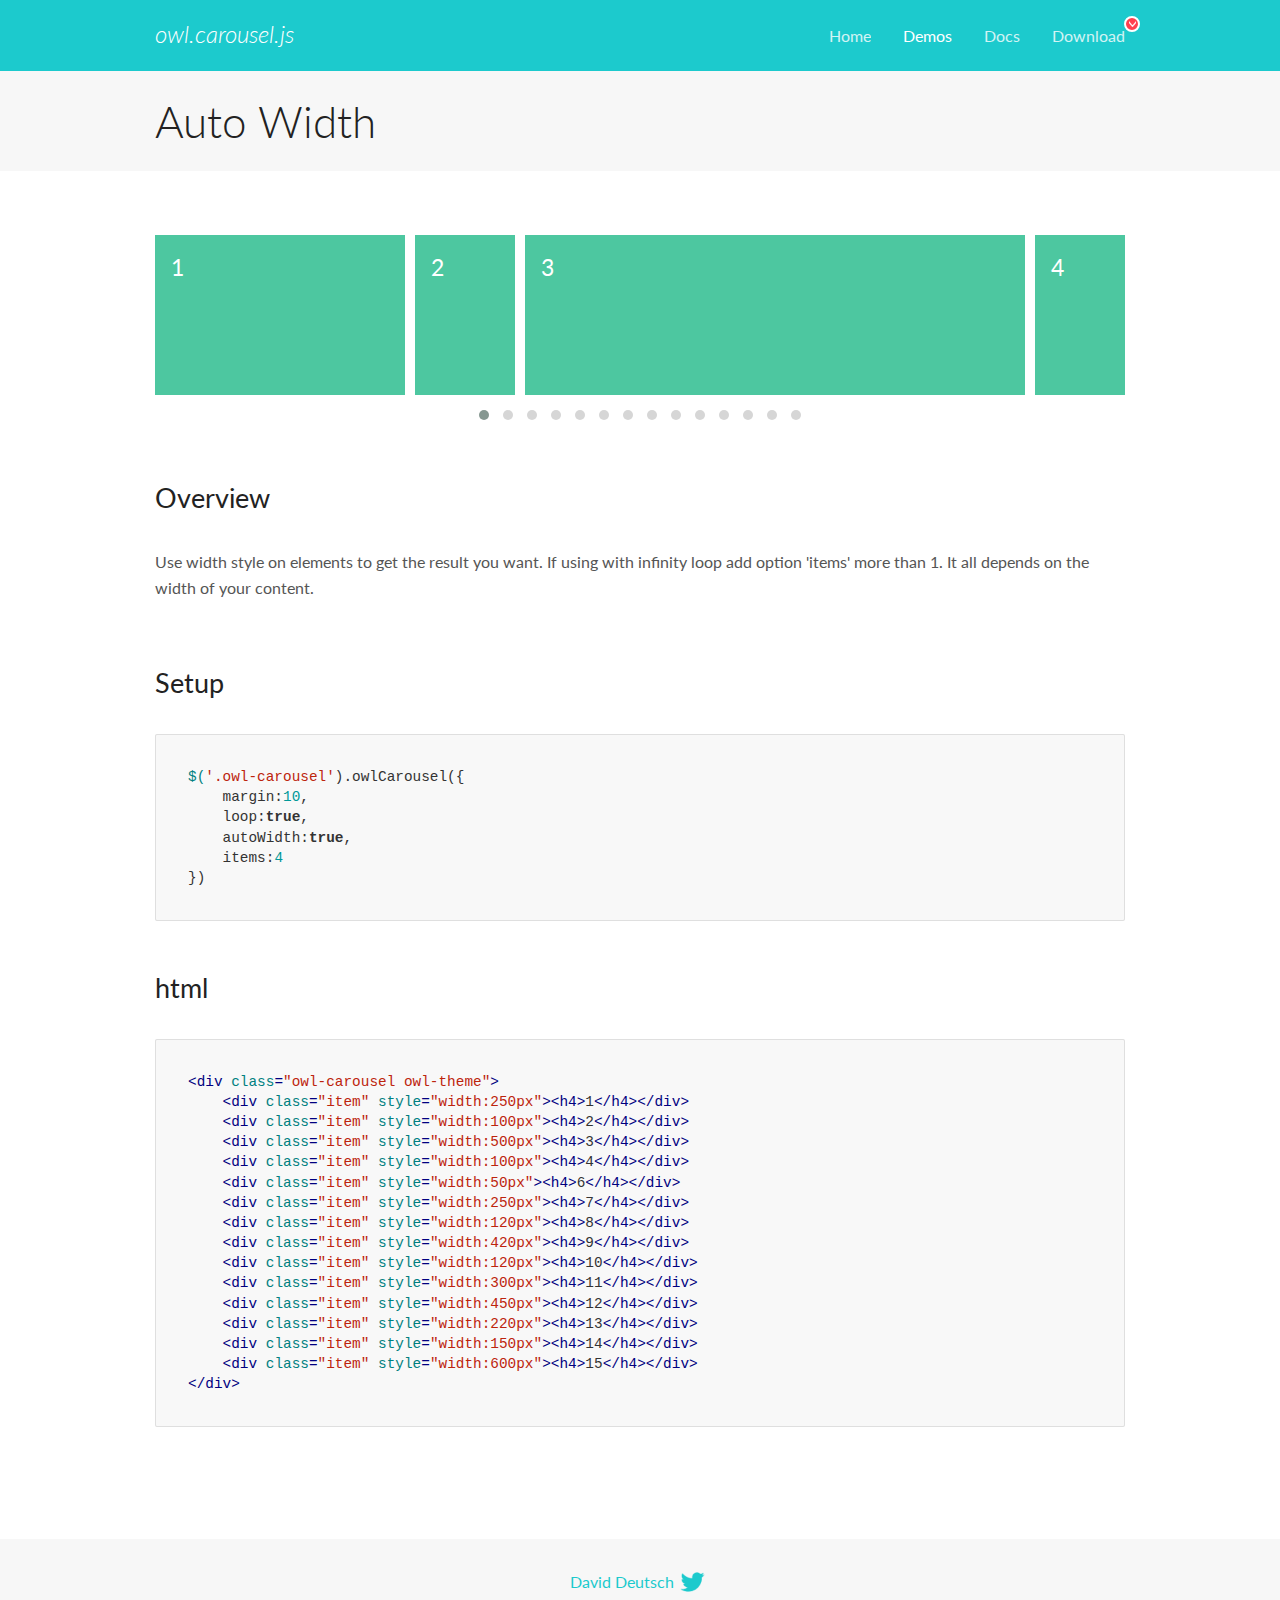
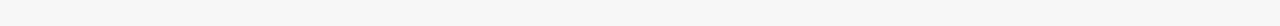
<file: owlсarousel/docs/demos/autowidth.html>
<!DOCTYPE html>
<html lang="en">
  <head>

    <!-- head -->
    <meta charset="utf-8">
    <meta name="msapplication-tap-highlight" content="no" />
    <meta name="viewport" content="width=device-width, initial-scale=1.0" />
    <meta name="description" content="Auto Width">
    <meta name="author" content="David Deutsch">
    <title>
      Auto Width Demo | Owl Carousel | 2.2.1
    </title>

    <!-- Stylesheets -->
    <link href='https://fonts.googleapis.com/css?family=Lato:300,400,700,400italic,300italic' rel='stylesheet' type='text/css'>
    <link rel="stylesheet" href="../assets/css/docs.theme.min.css">

    <!-- Owl Stylesheets -->
    <link rel="stylesheet" href="../assets/owlcarousel/assets/owl.carousel.min.css">
    <link rel="stylesheet" href="../assets/owlcarousel/assets/owl.theme.default.min.css">

    <!-- HTML5 shim and Respond.js IE8 support of HTML5 elements and media queries -->

    <!--[if lt IE 9]>
      <script src="https://oss.maxcdn.com/libs/html5shiv/3.7.0/html5shiv.js"></script>
      <script src="https://oss.maxcdn.com/libs/respond.js/1.3.0/respond.min.js"></script>
    <![endif]-->

    <!-- Favicons -->
    <link rel="apple-touch-icon-precomposed" sizes="144x144" href="../assets/ico/apple-touch-icon-144-precomposed.png">
    <link rel="shortcut icon" href="../assets/ico/favicon.png">
    <link rel="shortcut icon" href="favicon.ico">

    <!-- Yeah i know js should not be in header. Its required for demos.-->

    <!-- javascript -->
    <script src="../assets/vendors/jquery.min.js"></script>
    <script src="../assets/owlcarousel/owl.carousel.js"></script>
  </head>
  <body>

    <!-- header -->
    <header class="header">
      <div class="row">
        <div class="large-12 columns">
          <div class="brand left">
            <h3>
              <a href="/OwlCarousel2/">owl.carousel.js</a> 
            </h3>
          </div>
          <a id="toggle-nav" class="right">
            <span></span> <span></span> <span></span> 
          </a> 
          <div class="nav-bar">
            <ul class="clearfix">
              <li> <a href="/OwlCarousel2/index.html">Home</a>  </li>
              <li class="active">
                <a href="/OwlCarousel2/demos/demos.html">Demos</a> 
              </li>
              <li> <a href="/OwlCarousel2/docs/started-welcome.html">Docs</a>  </li>
              <li>
                <a href="https://github.com/OwlCarousel2/OwlCarousel2/archive/2.2.1.zip">Download</a> 
                <span class="download"></span> 
              </li>
            </ul>
          </div>
        </div>
      </div>
    </header>

    <!-- title -->
    <section class="title">
      <div class="row">
        <div class="large-12 columns">
          <h1>Auto Width</h1>
        </div>
      </div>
    </section>

    <!--  Demos -->
    <section id="demos">
      <div class="row">
        <div class="large-12 columns">
          <div class="owl-carousel owl-theme">
            <div class="item" style="width:250px">
              <h4>1</h4>
            </div>
            <div class="item" style="width:100px">
              <h4>2</h4>
            </div>
            <div class="item" style="width:500px">
              <h4>3</h4>
            </div>
            <div class="item" style="width:100px">
              <h4>4</h4>
            </div>
            <div class="item" style="width:50px">
              <h4>6</h4>
            </div>
            <div class="item" style="width:250px">
              <h4>7</h4>
            </div>
            <div class="item" style="width:120px">
              <h4>8</h4>
            </div>
            <div class="item" style="width:420px">
              <h4>9</h4>
            </div>
            <div class="item" style="width:120px">
              <h4>10</h4>
            </div>
            <div class="item" style="width:300px">
              <h4>11</h4>
            </div>
            <div class="item" style="width:450px">
              <h4>12</h4>
            </div>
            <div class="item" style="width:220px">
              <h4>13</h4>
            </div>
            <div class="item" style="width:150px">
              <h4>14</h4>
            </div>
            <div class="item" style="width:600px">
              <h4>15</h4>
            </div>
          </div>
          <h3 id="overview">Overview</h3>
          <p>Use width style on elements to get the result you want. If using with infinity loop add option &#39;items&#39; more than 1. It all depends on the width of your content.</p>
          <h3 id="setup">Setup</h3>
          <pre><code>$(&#39;.owl-carousel&#39;).owlCarousel({
    margin:10,
    loop:true,
    autoWidth:true,
    items:4
})</code></pre>
          <h3 id="html">html</h3>
          <pre><code>&lt;div class=&quot;owl-carousel owl-theme&quot;&gt;
    &lt;div class=&quot;item&quot; style=&quot;width:250px&quot;&gt;&lt;h4&gt;1&lt;/h4&gt;&lt;/div&gt;
    &lt;div class=&quot;item&quot; style=&quot;width:100px&quot;&gt;&lt;h4&gt;2&lt;/h4&gt;&lt;/div&gt;
    &lt;div class=&quot;item&quot; style=&quot;width:500px&quot;&gt;&lt;h4&gt;3&lt;/h4&gt;&lt;/div&gt;
    &lt;div class=&quot;item&quot; style=&quot;width:100px&quot;&gt;&lt;h4&gt;4&lt;/h4&gt;&lt;/div&gt;
    &lt;div class=&quot;item&quot; style=&quot;width:50px&quot;&gt;&lt;h4&gt;6&lt;/h4&gt;&lt;/div&gt;
    &lt;div class=&quot;item&quot; style=&quot;width:250px&quot;&gt;&lt;h4&gt;7&lt;/h4&gt;&lt;/div&gt;
    &lt;div class=&quot;item&quot; style=&quot;width:120px&quot;&gt;&lt;h4&gt;8&lt;/h4&gt;&lt;/div&gt;
    &lt;div class=&quot;item&quot; style=&quot;width:420px&quot;&gt;&lt;h4&gt;9&lt;/h4&gt;&lt;/div&gt;
    &lt;div class=&quot;item&quot; style=&quot;width:120px&quot;&gt;&lt;h4&gt;10&lt;/h4&gt;&lt;/div&gt;
    &lt;div class=&quot;item&quot; style=&quot;width:300px&quot;&gt;&lt;h4&gt;11&lt;/h4&gt;&lt;/div&gt;
    &lt;div class=&quot;item&quot; style=&quot;width:450px&quot;&gt;&lt;h4&gt;12&lt;/h4&gt;&lt;/div&gt;
    &lt;div class=&quot;item&quot; style=&quot;width:220px&quot;&gt;&lt;h4&gt;13&lt;/h4&gt;&lt;/div&gt;
    &lt;div class=&quot;item&quot; style=&quot;width:150px&quot;&gt;&lt;h4&gt;14&lt;/h4&gt;&lt;/div&gt;
    &lt;div class=&quot;item&quot; style=&quot;width:600px&quot;&gt;&lt;h4&gt;15&lt;/h4&gt;&lt;/div&gt;
&lt;/div&gt;</code></pre>
          <script>
            $(document).ready(function() {
              $('.owl-carousel').owlCarousel({
                margin: 10,
                loop: true,
                autoWidth: true,
                items: 4
              })
            })
          </script>
        </div>
      </div>
    </section>

    <!-- footer -->
    <footer class="footer">
      <div class="row">
        <div class="large-12 columns">
          <h5>
            <a href="/OwlCarousel2/docs/support-contact.html">David Deutsch</a> 
            <a id="custom-tweet-button" href="https://twitter.com/share?url=https://github.com/OwlCarousel2/OwlCarousel2&text=Owl Carousel - This is so awesome! " target="_blank"></a> 
          </h5>
        </div>
      </div>
    </footer>

    <!-- vendors -->
    <script src="../assets/vendors/highlight.js"></script>
    <script src="../assets/js/app.js"></script>
  </body>
</html>
</file>
<file: css/edit_profile.css>
body,figure,header nav ul{margin:0}.burger,body,ol,ul{padding:0}.container form,.fail:before,.logo>*,.price,.success:before,header nav a{display:inline-block}.container form button,.container form span,.messengers label{display:block}header,header nav ul{display:-webkit-box;display:-ms-flexbox;display:flex}.container form ul,aside{float:left}.price{float:right}button,label{cursor:pointer}.violet,.yellow{text-transform:uppercase}.hints,aside p,header nav a{text-align:center}.burger,.hints,.messengers label{position:relative}.burger:after,.burger:before,.hints li,.messengers label:before{position:absolute}.hints,aside p,button,header nav a,input:not([type=checkbox]),select{line-height:3.5}aside{border:2px solid #d7d7d7;border-radius:10px}aside p{border-top-left-radius:inherit;border-top-right-radius:inherit;margin:-2px -2px 0}.wide{width:100%}*{-webkit-box-sizing:border-box;box-sizing:border-box}::-moz-selection{background:#3b0086;color:white}::selection{background:#3b0086;color:white}* img::-moz-selection{background:none}* img::selection{background:none}::-webkit-input-placeholder{color:#b7b7b7}::-moz-placeholder{color:#b7b7b7}:-moz-placeholder{color:#b7b7b7}:-ms-input-placeholder{color:#b7b7b7}body{font:14px 'Open Sans', sans-serif;color:#252525}@media (max-width:767px){body{font-size:13px}}a{text-decoration:none}ol,ul{list-style:none;margin:1em 0}label span{font-size:1.1em;line-height:2}h2{font-size:2.1em}input:not([type=checkbox]),select,textarea{border:2px solid #d7d7d7;border-radius:10px;background:white;-webkit-box-shadow:inset 0px 1px 3px 0px rgba(123, 123, 123, 0.3);box-shadow:inset 0px 1px 3px 0px rgba(123, 123, 123, 0.3);padding:0 2em;font-family:inherit;font-size:inherit;outline:none}select{-webkit-appearance:none;-moz-appearance:none;-ms-appearance:none;appearance:none;background:url(../img/arr_down.svg) no-repeat calc(100% - 15px) center}select:-moz-focusring{color:transparent;text-shadow:0 0 0 #252525}button{padding:0 2em;font-family:inherit;font-size:inherit;outline:none;border:none;border-radius:10px;color:#252525}button[type=submit]{margin-bottom:1em}.yellow{background:#fbd303}.violet{background:#3b0086;color:white}.success{background-color:#30e030}.fail{background-color:#d20404}.price{font-size:2em;line-height:0.8;margin-left:10px}header{padding:2em 7% 0;-webkit-box-pack:justify;-ms-flex-pack:justify;justify-content:space-between;-webkit-box-align:start;-ms-flex-align:start;align-items:flex-start}header nav{text-align:right}@media (max-width:992px){header nav{margin-top:3px}}header nav ul{white-space:nowrap;-webkit-box-pack:end;-ms-flex-pack:end;justify-content:flex-end}@media (max-width:992px){header nav ul{display:none;margin:1em 0}}header nav a{padding:0 2em;border:1px solid #3b0086;border-radius:10px;color:#3b0086}@media (max-width:992px){header nav a{display:block;padding:0 0.6em;line-height:2.2}}header li+li{margin:0 0 0 2em}@media (max-width:992px){header li+li{margin:0.5em 0 0}}.logo{width:0}@media (max-width:992px){.logo img{height:2.2em}}.burger{display:none;background:transparent;height:24px;width:40px}@media (min-width:993px){.burger+ul{display:-webkit-box!important;display:-ms-flexbox!important;display:flex!important}}@media (max-width:992px){.burger{display:inline-block}}.burger:after,.burger:before{background:#3b0086;-webkit-backface-visibility:hidden;backface-visibility:hidden;content:"";height:2px;width:100%;left:0;-webkit-transition:.5s;-o-transition:.5s;transition:.5s}.burger:before{-webkit-box-shadow:#3b0086 0 11px 0 0;box-shadow:#3b0086 0 11px 0 0;top:0}.burger:after{bottom:0}.burger.active:before{-webkit-box-shadow:none;box-shadow:none;top:50%;-webkit-transform:rotate(225deg);-ms-transform:rotate(225deg);transform:rotate(225deg)}.burger.active:after{top:50%;-webkit-transform:rotate(315deg);-ms-transform:rotate(315deg);transform:rotate(315deg)}section{padding:0 7%}.hints{max-width:36%;min-width:262px;margin:1em auto;height:3.5em}@media (max-width:992px){.hints{max-width:45%}}.hints li{visibility:hidden;border-radius:10px;color:white}.fail:before,.success:before{content:"";background:url(../img/done.svg) no-repeat center/cover;width:22px;height:22px;margin:0 2.45% -0.4em 0}.fail:before{background-image:url(../img/error.svg)}.container form{width:60%}@media (max-width:992px){.container form{width:67%}}@media (max-width:767px){.container form{width:100%}}.container form ul{width:43%;min-width:175px;margin:0 5.2% 1.5em 0}@media (max-width:992px){.container form ul{width:47%}}@media (max-width:480px){.container form ul{width:100%;margin-right:0}}@media (max-width:992px){.container form .messengers{margin-right:0}}.container form footer{clear:both}aside{width:20%;min-width:175px;max-width:220px;margin:0 6% 1em 0}aside li{margin:0 1.5em 1em;color:#3b0086}@media (max-width:480px){aside{min-width:100%;margin-right:0}}.messengers label:before{content:'';width:2.15em;height:2.15em;left:0.8em;bottom:0.8em;background:url(../img/messengers.png) no-repeat center 0.1em/2.15em}.messengers .viber:before{background-position-y:50%}.messengers .whatsapp:before{background-position-y:100%}.messengers input{padding-left:3.5em}.invalid span:after{content:" *";color:#d20404}.invalid input{-webkit-box-shadow:inset 0px 1px 3px 0px #d20404;box-shadow:inset 0px 1px 3px 0px #d20404}
</file>
<file: css/feedback.css>
body,figure,header nav ul{margin:0}.burger,body,ol,ul{padding:0}.logo>*,.price,header nav a{display:inline-block}.feedback *{display:block}header,header nav ul{display:-webkit-box;display:-ms-flexbox;display:flex}.price{float:right}button,label{cursor:pointer}.violet,.yellow{text-transform:uppercase}header nav a{text-align:center}.burger{position:relative}.burger:after,.burger:before{position:absolute}button,header nav a,input:not([type=checkbox]),select{line-height:3.5}.wide{width:100%}*{-webkit-box-sizing:border-box;box-sizing:border-box}::-moz-selection{background:#3b0086;color:white}::selection{background:#3b0086;color:white}* img::-moz-selection{background:none}* img::selection{background:none}::-webkit-input-placeholder{color:#b7b7b7}::-moz-placeholder{color:#b7b7b7}:-moz-placeholder{color:#b7b7b7}:-ms-input-placeholder{color:#b7b7b7}body{font:14px 'Open Sans', sans-serif;color:#252525}@media (max-width:767px){body{font-size:13px}}a{text-decoration:none}ol,ul{list-style:none;margin:1em 0}label span{font-size:1.1em;line-height:2}h2{font-size:2.1em}input:not([type=checkbox]),select,textarea{border:2px solid #d7d7d7;border-radius:10px;background:white;-webkit-box-shadow:inset 0px 1px 3px 0px rgba(123, 123, 123, 0.3);box-shadow:inset 0px 1px 3px 0px rgba(123, 123, 123, 0.3);padding:0 2em;font-family:inherit;font-size:inherit;outline:none}select{-webkit-appearance:none;-moz-appearance:none;-ms-appearance:none;appearance:none;background:url(../img/arr_down.svg) no-repeat calc(100% - 15px) center}select:-moz-focusring{color:transparent;text-shadow:0 0 0 #252525}button{padding:0 2em;font-family:inherit;font-size:inherit;outline:none;border:none;border-radius:10px;color:#252525}button[type=submit]{margin-bottom:1em}.yellow{background:#fbd303}.violet{background:#3b0086;color:white}.success{background-color:#30e030}.fail{background-color:#d20404}.price{font-size:2em;line-height:0.8;margin-left:10px}header{padding:2em 7% 0;-webkit-box-pack:justify;-ms-flex-pack:justify;justify-content:space-between;-webkit-box-align:start;-ms-flex-align:start;align-items:flex-start}header nav{text-align:right}@media (max-width:992px){header nav{margin-top:3px}}header nav ul{white-space:nowrap;-webkit-box-pack:end;-ms-flex-pack:end;justify-content:flex-end}@media (max-width:992px){header nav ul{display:none;margin:1em 0}}header nav a{padding:0 2em;border:1px solid #3b0086;border-radius:10px;color:#3b0086}@media (max-width:992px){header nav a{display:block;padding:0 0.6em;line-height:2.2}}header li+li{margin:0 0 0 2em}@media (max-width:992px){header li+li{margin:0.5em 0 0}}.logo{width:0}@media (max-width:992px){.logo img{height:2.2em}}.burger{display:none;background:transparent;height:24px;width:40px}@media (min-width:993px){.burger+ul{display:-webkit-box!important;display:-ms-flexbox!important;display:flex!important}}@media (max-width:992px){.burger{display:inline-block}}.burger:after,.burger:before{background:#3b0086;-webkit-backface-visibility:hidden;backface-visibility:hidden;content:"";height:2px;width:100%;left:0;-webkit-transition:.5s;-o-transition:.5s;transition:.5s}.burger:before{-webkit-box-shadow:#3b0086 0 11px 0 0;box-shadow:#3b0086 0 11px 0 0;top:0}.burger:after{bottom:0}.burger.active:before{-webkit-box-shadow:none;box-shadow:none;top:50%;-webkit-transform:rotate(225deg);-ms-transform:rotate(225deg);transform:rotate(225deg)}.burger.active:after{top:50%;-webkit-transform:rotate(315deg);-ms-transform:rotate(315deg);transform:rotate(315deg)}header figure{white-space:nowrap}@media (max-width:1080px) and (min-width:993px){header .logo figcaption{white-space:normal}}@media (max-width:440px){header .logo figcaption{display:none}}section{padding:0 7%}.feedback{max-width:460px}.feedback label{margin-bottom:1em}.feedback select{height:3.5em}.feedback select:not(:focus){color:#b7b7b7}.feedback textarea{resize:none;height:10.5em;padding-top:1em;padding-bottom:1em}.feedback button{margin-top:2em}
</file>
<file: css/start.css>
body,figure{margin:0}body,ol,ul{padding:0}.price{display:inline-block}.wrapper{display:-webkit-box;display:-ms-flexbox;display:flex}.price{float:right}button,label{cursor:pointer}.violet,.yellow{text-transform:uppercase}.wrapper{position:absolute}button,input:not([type=checkbox]),select{line-height:3.5}.wide{width:100%}*{-webkit-box-sizing:border-box;box-sizing:border-box}::-moz-selection{background:#3b0086;color:white}::selection{background:#3b0086;color:white}* img::-moz-selection{background:none}* img::selection{background:none}::-webkit-input-placeholder{color:#b7b7b7}::-moz-placeholder{color:#b7b7b7}:-moz-placeholder{color:#b7b7b7}:-ms-input-placeholder{color:#b7b7b7}body{font:14px 'Open Sans', sans-serif;color:#252525}@media (max-width:767px){body{font-size:13px}}a{text-decoration:none}ol,ul{list-style:none;margin:1em 0}label span{font-size:1.1em;line-height:2}h2{font-size:2.1em}input:not([type=checkbox]),select,textarea{border:2px solid #d7d7d7;border-radius:10px;background:white;-webkit-box-shadow:inset 0px 1px 3px 0px rgba(123, 123, 123, 0.3);box-shadow:inset 0px 1px 3px 0px rgba(123, 123, 123, 0.3);padding:0 2em;font-family:inherit;font-size:inherit;outline:none}select{-webkit-appearance:none;-moz-appearance:none;-ms-appearance:none;appearance:none;background:url(../img/arr_down.svg) no-repeat calc(100% - 15px) center}select:-moz-focusring{color:transparent;text-shadow:0 0 0 #252525}button{padding:0 2em;font-family:inherit;font-size:inherit;outline:none;border:none;border-radius:10px;color:#252525}button[type=submit]{margin-bottom:1em}.yellow{background:#fbd303}.violet{background:#3b0086;color:white}.success{background-color:#30e030}.fail{background-color:#d20404}.price{font-size:2em;line-height:0.8;margin-left:10px}.wrapper{top:0;left:0;right:0;bottom:0}.wrapper section{-webkit-box-flex:1;-ms-flex:1 0 50%;flex:1 0 50%}.decore{background:url(../img/login_bg.jpg) no-repeat left bottom #50c0bf}@media (max-width:767px){.decore{display:none}}.decore h1{color:white;font-size:2.5em;padding-left:1.5em;margin:1.5em 0}.decore+section{padding:0 7.2%}.decore+section h2{margin:2em 0}@media (max-height:540px){.decore+section h2{margin:1em 0}}.decore+section ul:not(.socials) li+li{margin-top:1em}.decore+section input:not([type=checkbox]){min-width:71.5%}.decore+section .yellow{margin-top:1em;margin-right:2.1%}
</file>
<file: css/sign_in.css>
.socials{margin:0}a.violet,.socials,.socials li{display:inline-block}.socials a{display:block}.decore+section div{display:-webkit-box;display:-ms-flexbox;display:flex}.decore+section div{-ms-flex-wrap:wrap;flex-wrap:wrap}a.violet{text-transform:uppercase}a.violet{line-height:3.5}.wide{width:100%}.decore{-webkit-box-ordinal-group:2;-ms-flex-order:1;order:1}.decore+section h3{font-size:1.8em;font-weight:300;margin:0 8% 0.2em 0}@media (max-width: 767px){.decore+section h3{font-size:1.5em;line-height:1.8}}.decore+section div{margin:7em 0 1em}@media (max-height: 540px){.decore+section div{margin:3em 0}}.helpers{color:#3b0086;display:table}.helpers>*{display:table-cell}.helpers span{text-align:right}a.violet{padding:0 2em;border-radius:10px;background-color:#3b0086;color:#fff}.socials li+li{margin-left:1em}.socials a{background-image:url("../img/icons_sprite.svg");background-repeat:no-repeat;background-position:center top;background-size:cover;width:3em;height:3em;border-radius:50%}@media (max-width: 767px){.socials a{width:2.6em;height:2.6em}}.vk a{background-position-y:0}.fb a{background-position-y:50%}.gp a{background-position-y:100%}
/*# sourceMappingURL=sign_in.css.map */
</file>
